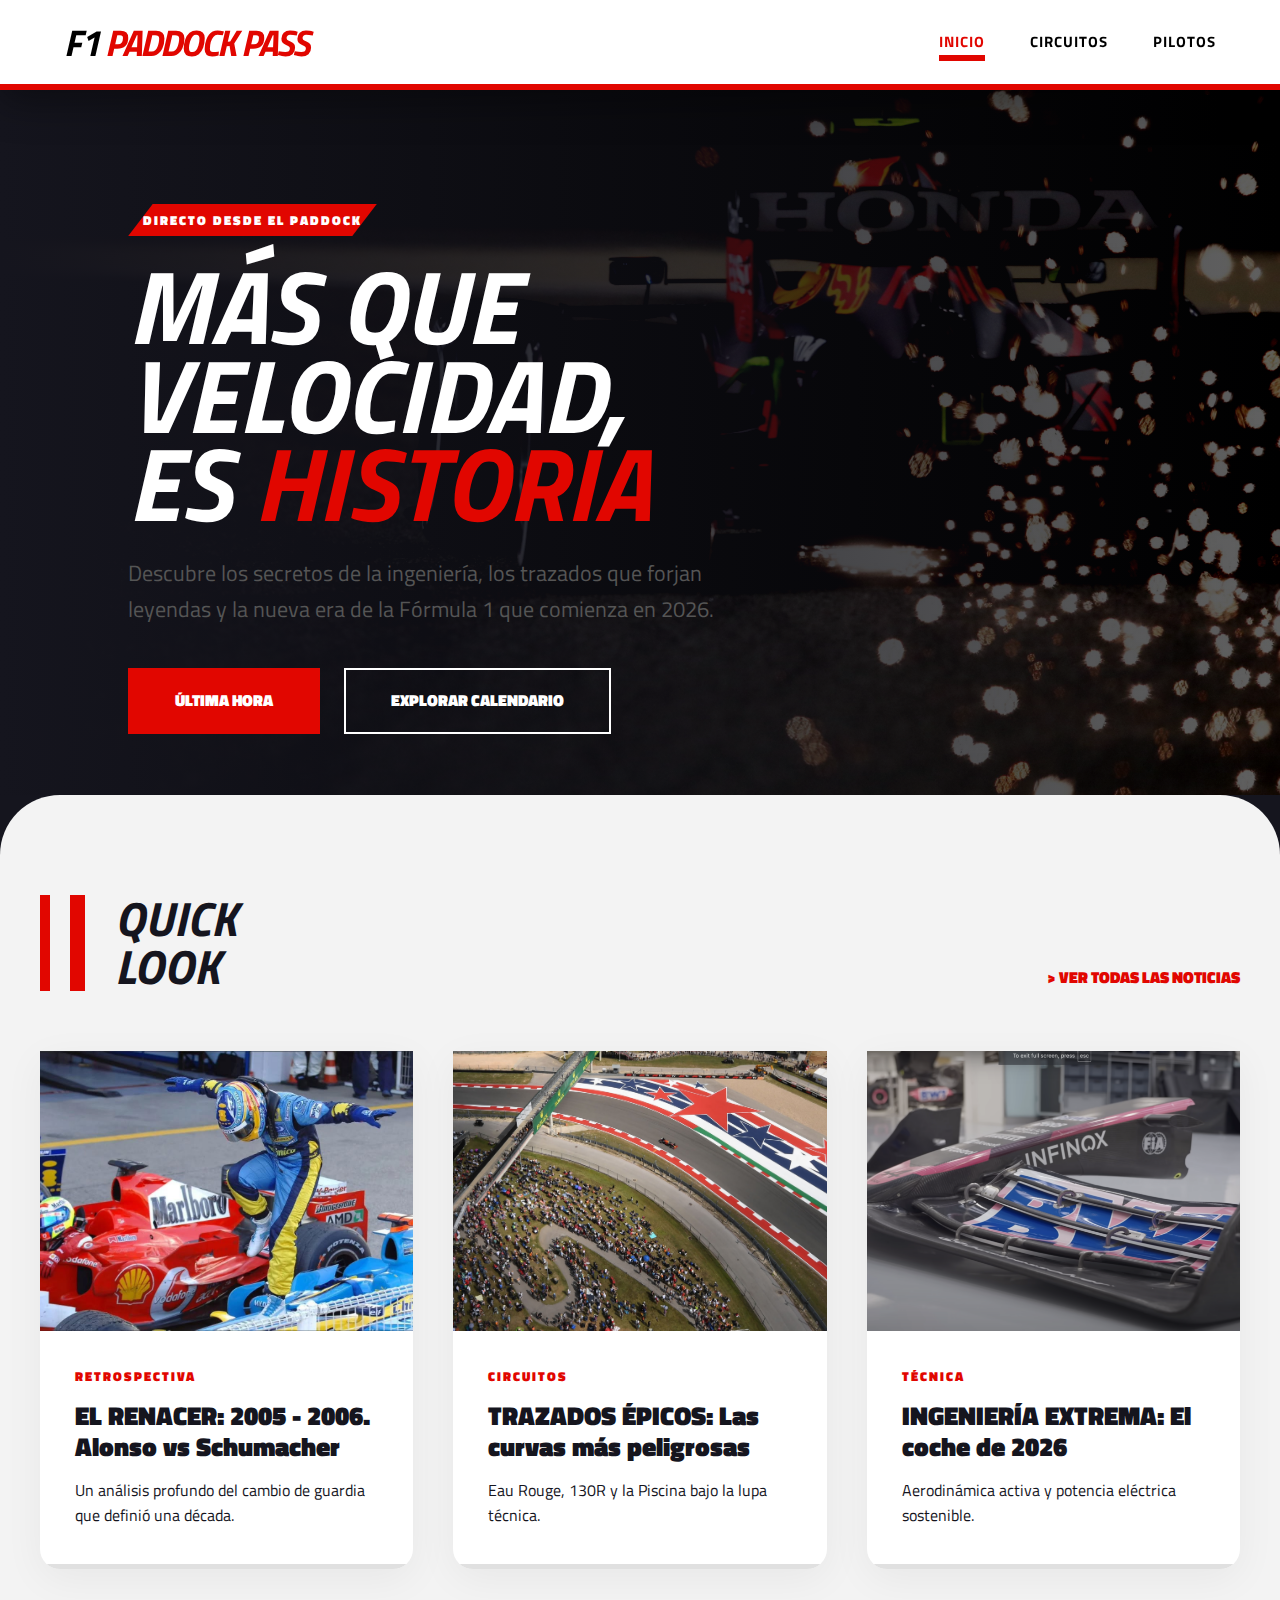
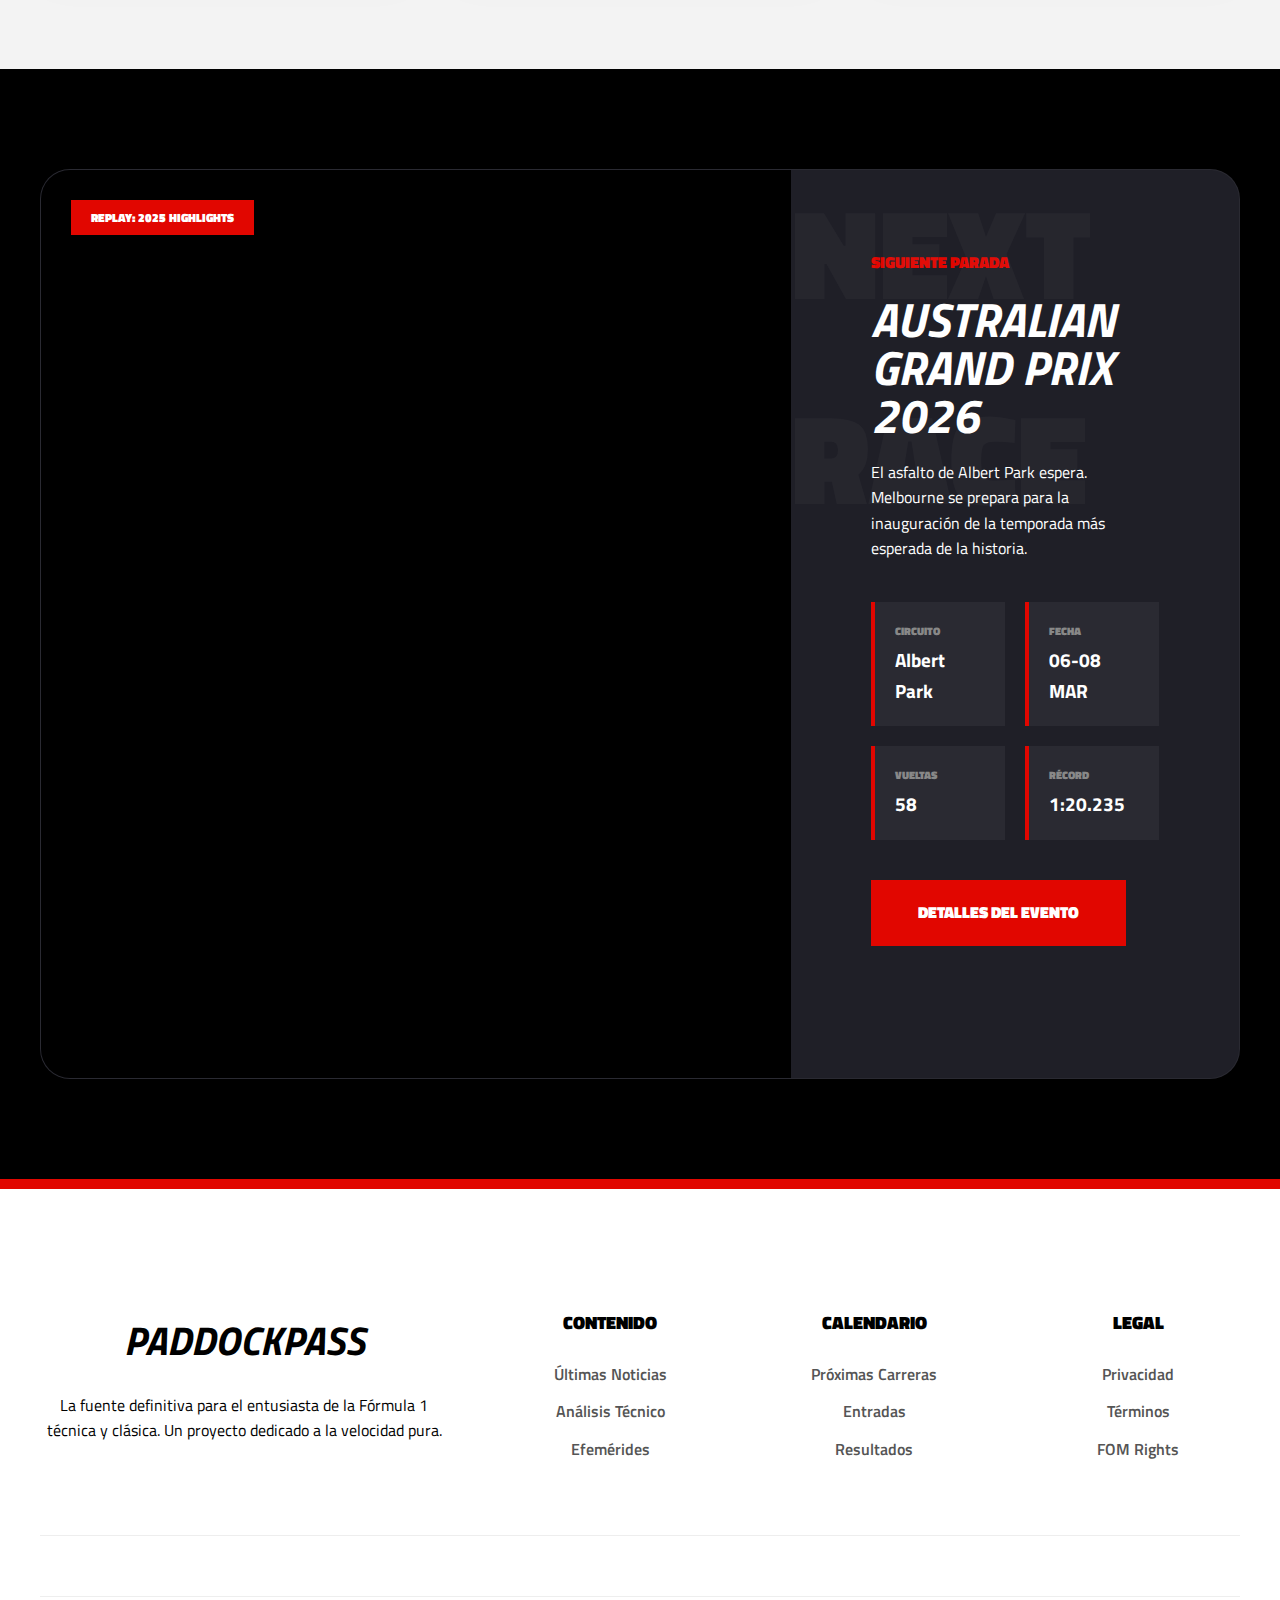
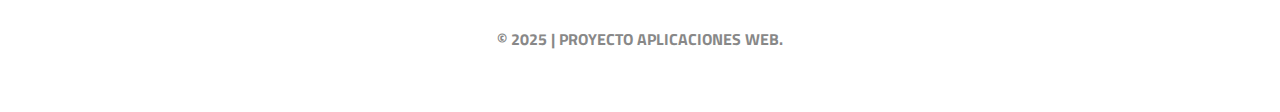
<file: index.html>
<!DOCTYPE html>
<html lang="es">
<head>
    <meta charset="UTF-8">
    <meta name="viewport" content="width=device-width, initial-scale=1.0">
    <title>F1 PADDOCK PASS | Official Site</title>
    <link rel="preconnect" href="https://fonts.googleapis.com">
    <link href="https://fonts.googleapis.com/css2?family=Titillium+Web:ital,wght@0,400;0,700;0,900;1,700&display=swap" rel="stylesheet">
    <link rel="stylesheet" href="styles.css">
</head>
<body>

    <header class="main-header">
        <div class="header-inner">
            <div class="logo">
                <a href="index.html">F1 <span>PADDOCK PASS</span></a>
            </div>
            <nav class="main-nav">
                <ul>
                    <li><a href="index.html" class="active">INICIO</a></li>
                    <li><a href="Circuitos.html">CIRCUITOS</a></li>
                    <li><a href="pilotos.html">PILOTOS</a></li>
                </ul>
            </nav>
        </div>
    </header>

    <main>
        <section class="hero">
            <div class="hero-media">
                <img src="RBInicio.jpg" alt="F1 Racing">
            </div>
            <div class="hero-overlay"></div>
            <div class="hero-content">
                <span class="hero-label">DIRECTO DESDE EL PADDOCK</span>
                <h1>MÁS QUE VELOCIDAD,<br>ES <span class="accent">HISTORIA</span></h1>
                <p>Descubre los secretos de la ingeniería, los trazados que forjan leyendas y la nueva era de la Fórmula 1 que comienza en 2026.</p>
                <div class="hero-btns">
                    <a href="#noticias" class="btn-f1 btn-red">ÚLTIMA HORA</a>
                    <a href="Circuitos.html" class="btn-f1 btn-white">EXPLORAR CALENDARIO</a>
                </div>
            </div>
        </section>

        <div class="main-wrapper">
            <section id="noticias" class="section-curve">
                <div class="container">
                    <div class="section-header">
                        <h2 class="section-title-huge">QUICK <br>LOOK</h2>
                        <p class="bold accent">> VER TODAS LAS NOTICIAS</p>
                    </div>

                    <div class="f1-news-grid">
                        <article class="news-card">
                            <div class="card-img-wrap">
                                <div style="background-image: url('FerTarjeta.jpg')"></div>
                            </div>
                            <div class="card-body">
                                <span class="card-label">RETROSPECTIVA</span>
                                <h3>EL RENACER: 2005 - 2006. Alonso vs Schumacher</h3>
                                <p>Un análisis profundo del cambio de guardia que definió una década.</p>
                            </div>
                        </article>

                        <article class="news-card">
                            <div class="card-img-wrap">
                                <div style="background-image: url('TrazadosTarjeta.jpg')"></div>
                            </div>
                            <div class="card-body">
                                <span class="card-label">CIRCUITOS</span>
                                <h3>TRAZADOS ÉPICOS: Las curvas más peligrosas</h3>
                                <p>Eau Rouge, 130R y la Piscina bajo la lupa técnica.</p>
                            </div>
                        </article>

                        <article class="news-card">
                            <div class="card-img-wrap">
                                <div style="background-image: url('IngeTarjeta.jpg')"></div>
                            </div>
                            <div class="card-body">
                                <span class="card-label">TÉCNICA</span>
                                <h3>INGENIERÍA EXTREMA: El coche de 2026</h3>
                                <p>Aerodinámica activa y potencia eléctrica sostenible.</p>
                            </div>
                        </article>
                    </div>
                </div>
            </section>

            <section class="live-event-section">
                <div class="container">
                    <div class="event-master-card">
                        <div class="event-video-container">
                            <span class="video-overlay-tag">REPLAY: 2025 HIGHLIGHTS</span>
                            <iframe width="750" height="900" src="https://www.youtube.com/embed/T1nAmxnTvII?si=D6N_2D_WZshBhOXL" title="YouTube video player" frameborder="0" allow="accelerometer; autoplay; clipboard-write; encrypted-media; gyroscope; picture-in-picture; web-share" referrerpolicy="strict-origin-when-cross-origin" allowfullscreen></iframe>
                        </div>
                        <div class="event-info-panel">
                            <span class="accent bold uppercase">Siguiente parada</span>
                            <h2>AUSTRALIAN GRAND PRIX 2026</h2>
                            <p>El asfalto de Albert Park espera. Melbourne se prepara para la inauguración de la temporada más esperada de la historia.</p>
                            
                            <div class="telemetry-grid">
                                <div class="tel-stat">
                                    <span>Circuito</span>
                                    <strong>Albert Park</strong>
                                </div>
                                <div class="tel-stat">
                                    <span>Fecha</span>
                                    <strong>06-08 MAR</strong>
                                </div>
                                <div class="tel-stat">
                                    <span>Vueltas</span>
                                    <strong>58</strong>
                                </div>
                                <div class="tel-stat">
                                    <span>Récord</span>
                                    <strong>1:20.235</strong>
                                </div>
                            </div>

                            <a href="Circuitos.html" class="btn-f1 btn-red">DETALLES DEL EVENTO</a>
                        </div>
                    </div>
                </div>
            </section>
        </div>
    </main>

    <footer class="main-footer">
        <div class="container">
            <div class="footer-top">
                <div class="footer-brand">
                    <h2>PADDOCK<span>PASS</span></h2>
                    <p>La fuente definitiva para el entusiasta de la Fórmula 1 técnica y clásica. Un proyecto dedicado a la velocidad pura.</p>
                </div>
                <div class="footer-links">
                    <h5>CONTENIDO</h5>
                    <ul>
                        <li><a href="#">Últimas Noticias</a></li>
                        <li><a href="#">Análisis Técnico</a></li>
                        <li><a href="#">Efemérides</a></li>
                    </ul>
                </div>
                <div class="footer-links">
                    <h5>CALENDARIO</h5>
                    <ul>
                        <li><a href="#">Próximas Carreras</a></li>
                        <li><a href="#">Entradas</a></li>
                        <li><a href="#">Resultados</a></li>
                    </ul>
                </div>
                <div class="footer-links">
                    <h5>LEGAL</h5>
                    <ul>
                        <li><a href="#">Privacidad</a></li>
                        <li><a href="#">Términos</a></li>
                        <li><a href="#">FOM Rights</a></li>
                    </ul>
                </div>
            </div>
            <p style="text-align: center; color: #888; font-weight: 700; border-top: 1px solid #eee; padding-top: 30px;">
                © 2025 | PROYECTO APLICACIONES WEB.
            </p>
        </div>
    </footer>

</body>
</html>
</file>
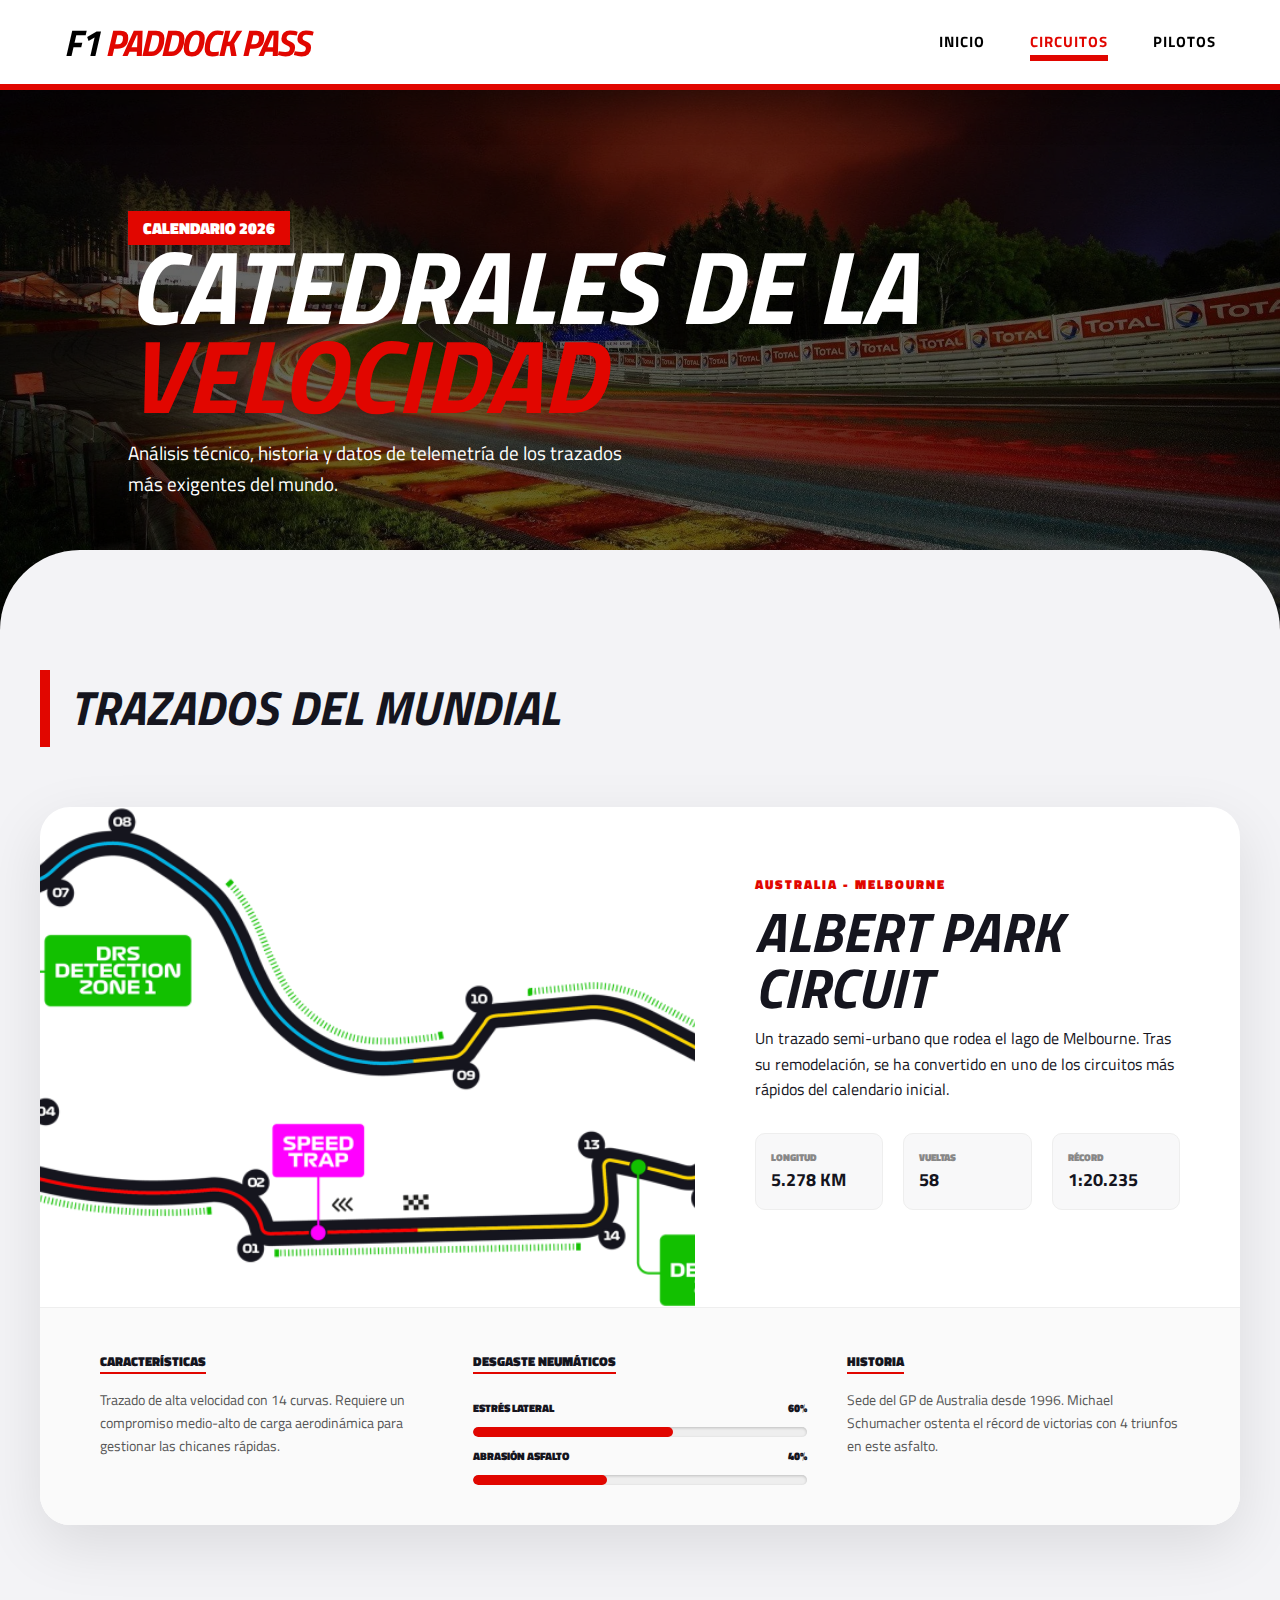
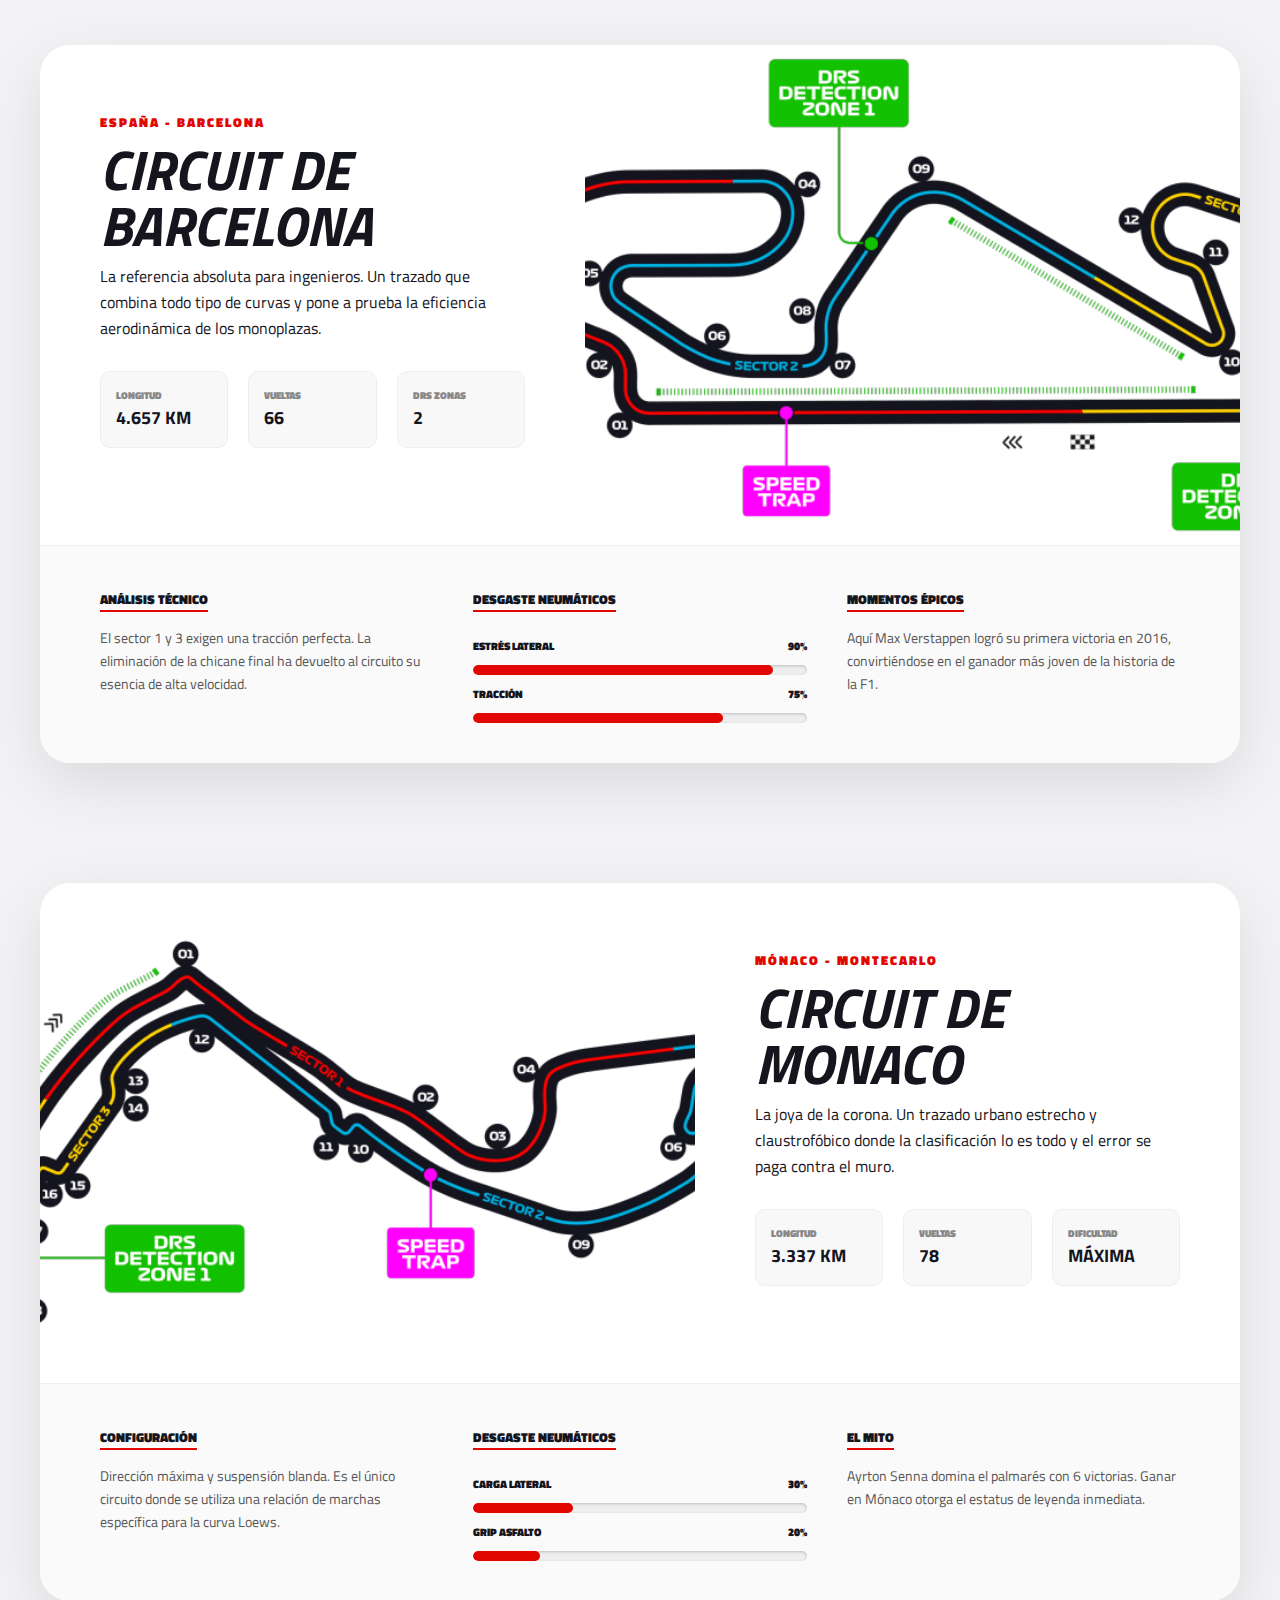
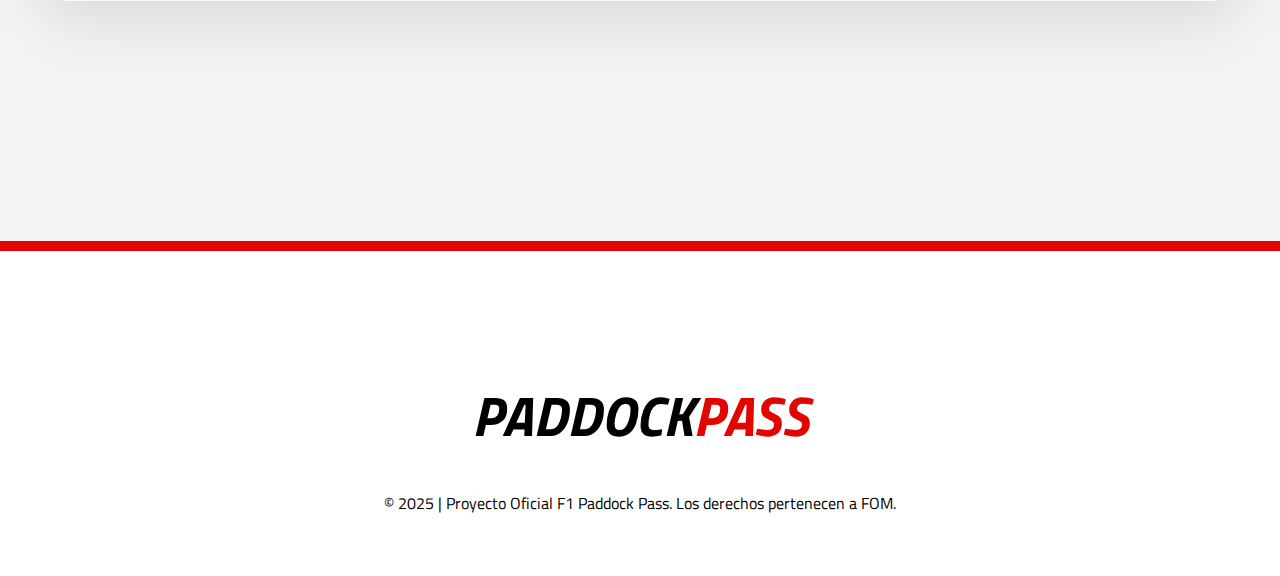
<file: Circuitos.html>
<!DOCTYPE html>
<html lang="es">
<head>
    <meta charset="UTF-8">
    <meta name="viewport" content="width=device-width, initial-scale=1.0">
    <title>F1 PADDOCK PASS | Circuitos Oficiales</title>
    <link rel="preconnect" href="https://fonts.googleapis.com">
    <link href="https://fonts.googleapis.com/css2?family=Titillium+Web:ital,wght@0,400;0,700;0,900;1,700&display=swap" rel="stylesheet">
    <link rel="stylesheet" href="styles.css">
</head>
<body>

    <header class="main-header">
        <div class="header-inner">
            <div class="logo"><a href="index.html">F1 <span>PADDOCK PASS</span></a></div>
            <nav class="main-nav">
                <ul>
                    <li><a href="index.html">INICIO</a></li>
                    <li><a href="Circuitos.html" class="active">CIRCUITOS</a></li>
                    <li><a href="pilotos.html">PILOTOS</a></li>
                </ul>
            </nav>
        </div>
    </header>

    <main>
        <section class="hero-circuits">
            <img src="spa.jpg" alt="F1 Tracks">
            <div class="hero-content">
                <span style="background:var(--f1-red); padding: 5px 15px; font-weight: 900;">CALENDARIO 2026</span>
                <h1>CATEDRALES DE LA <br><span style="color:var(--f1-red)">VELOCIDAD</span></h1>
                <p style="max-width: 500px; margin-top: 20px; font-size: 1.2rem;">Análisis técnico, historia y datos de telemetría de los trazados más exigentes del mundo.</p>
            </div>
        </section>

        <div class="page-wrapper">
            <div class="container">
                
                <div class="section-header">
                    <h2>TRAZADOS DEL MUNDIAL</h2>
                </div>

                <article class="track-card">
                    <div class="track-main-layout">
                        <div class="track-img">
                            <img src="Australia.png" alt="Albert Park">
                        </div>
                        <div class="track-info">
                            <span class="country-tag">AUSTRALIA - MELBOURNE</span>
                            <h3>ALBERT PARK CIRCUIT</h3>
                            <p>Un trazado semi-urbano que rodea el lago de Melbourne. Tras su remodelación, se ha convertido en uno de los circuitos más rápidos del calendario inicial.</p>
                            
                            <div class="stats-grid">
                                <div class="stat-box"><span>Longitud</span><strong>5.278 KM</strong></div>
                                <div class="stat-box"><span>Vueltas</span><strong>58</strong></div>
                                <div class="stat-box"><span>Récord</span><strong>1:20.235</strong></div>
                            </div>
                        </div>
                    </div>
                    <div class="track-technical-details">
                        <div class="tech-block">
                            <h5>CARACTERÍSTICAS</h5>
                            <p>Trazado de alta velocidad con 14 curvas. Requiere un compromiso medio-alto de carga aerodinámica para gestionar las chicanes rápidas.</p>
                        </div>
                        <div class="tech-block">
                            <h5>DESGASTE NEUMÁTICOS</h5>
                            <div class="stress-bar-wrap">
                                <div class="stress-label"><span>ESTRÉS LATERAL</span><span>60%</span></div>
                                <div class="bar-outer"><div class="bar-inner" style="width: 60%;"></div></div>
                            </div>
                            <div class="stress-bar-wrap">
                                <div class="stress-label"><span>ABRASIÓN ASFALTO</span><span>40%</span></div>
                                <div class="bar-outer"><div class="bar-inner" style="width: 40%;"></div></div>
                            </div>
                        </div>
                        <div class="tech-block">
                            <h5>HISTORIA</h5>
                            <p>Sede del GP de Australia desde 1996. Michael Schumacher ostenta el récord de victorias con 4 triunfos en este asfalto.</p>
                        </div>
                    </div>
                </article>

                <article class="track-card reverse">
                    <div class="track-main-layout">
                        <div class="track-img">
                            <img src="cataluña.png" alt="Montmelo">
                        </div>
                        <div class="track-info">
                            <span class="country-tag">ESPAÑA - BARCELONA</span>
                            <h3>CIRCUIT DE BARCELONA</h3>
                            <p>La referencia absoluta para ingenieros. Un trazado que combina todo tipo de curvas y pone a prueba la eficiencia aerodinámica de los monoplazas.</p>
                            <div class="stats-grid">
                                <div class="stat-box"><span>Longitud</span><strong>4.657 KM</strong></div>
                                <div class="stat-box"><span>Vueltas</span><strong>66</strong></div>
                                <div class="stat-box"><span>DRS Zonas</span><strong>2</strong></div>
                            </div>
                        </div>
                    </div>
                    <div class="track-technical-details">
                        <div class="tech-block">
                            <h5>ANÁLISIS TÉCNICO</h5>
                            <p>El sector 1 y 3 exigen una tracción perfecta. La eliminación de la chicane final ha devuelto al circuito su esencia de alta velocidad.</p>
                        </div>
                        <div class="tech-block">
                            <h5>DESGASTE NEUMÁTICOS</h5>
                            <div class="stress-bar-wrap">
                                <div class="stress-label"><span>ESTRÉS LATERAL</span><span>90%</span></div>
                                <div class="bar-outer"><div class="bar-inner" style="width: 90%;"></div></div>
                            </div>
                            <div class="stress-bar-wrap">
                                <div class="stress-label"><span>TRACCIÓN</span><span>75%</span></div>
                                <div class="bar-outer"><div class="bar-inner" style="width: 75%;"></div></div>
                            </div>
                        </div>
                        <div class="tech-block">
                            <h5>MOMENTOS ÉPICOS</h5>
                            <p>Aquí Max Verstappen logró su primera victoria en 2016, convirtiéndose en el ganador más joven de la historia de la F1.</p>
                        </div>
                    </div>
                </article>

                <article class="track-card">
                    <div class="track-main-layout">
                        <div class="track-img">
                            <img src="Monaco.png" alt="Monaco">
                        </div>
                        <div class="track-info">
                            <span class="country-tag">MÓNACO - MONTECARLO</span>
                            <h3>CIRCUIT DE MONACO</h3>
                            <p>La joya de la corona. Un trazado urbano estrecho y claustrofóbico donde la clasificación lo es todo y el error se paga contra el muro.</p>
                            <div class="stats-grid">
                                <div class="stat-box"><span>Longitud</span><strong>3.337 KM</strong></div>
                                <div class="stat-box"><span>Vueltas</span><strong>78</strong></div>
                                <div class="stat-box"><span>Dificultad</span><strong>MÁXIMA</strong></div>
                            </div>
                        </div>
                    </div>
                    <div class="track-technical-details">
                        <div class="tech-block">
                            <h5>CONFIGURACIÓN</h5>
                            <p>Dirección máxima y suspensión blanda. Es el único circuito donde se utiliza una relación de marchas específica para la curva Loews.</p>
                        </div>
                        <div class="tech-block">
                            <h5>DESGASTE NEUMÁTICOS</h5>
                            <div class="stress-bar-wrap">
                                <div class="stress-label"><span>CARGA LATERAL</span><span>30%</span></div>
                                <div class="bar-outer"><div class="bar-inner" style="width: 30%;"></div></div>
                            </div>
                            <div class="stress-bar-wrap">
                                <div class="stress-label"><span>GRIP ASFALTO</span><span>20%</span></div>
                                <div class="bar-outer"><div class="bar-inner" style="width: 20%;"></div></div>
                            </div>
                        </div>
                        <div class="tech-block">
                            <h5>EL MITO</h5>
                            <p>Ayrton Senna domina el palmarés con 6 victorias. Ganar en Mónaco otorga el estatus de leyenda inmediata.</p>
                        </div>
                    </div>
                </article>

            </div>
        </div>
    </main>

    <footer class="main-footer">
        <div class="footer-logo">PADDOCK<span>PASS</span></div>
        <p>© 2025 | Proyecto Oficial F1 Paddock Pass. Los derechos pertenecen a FOM.</p>
    </footer>

</body>
</html>
</file>
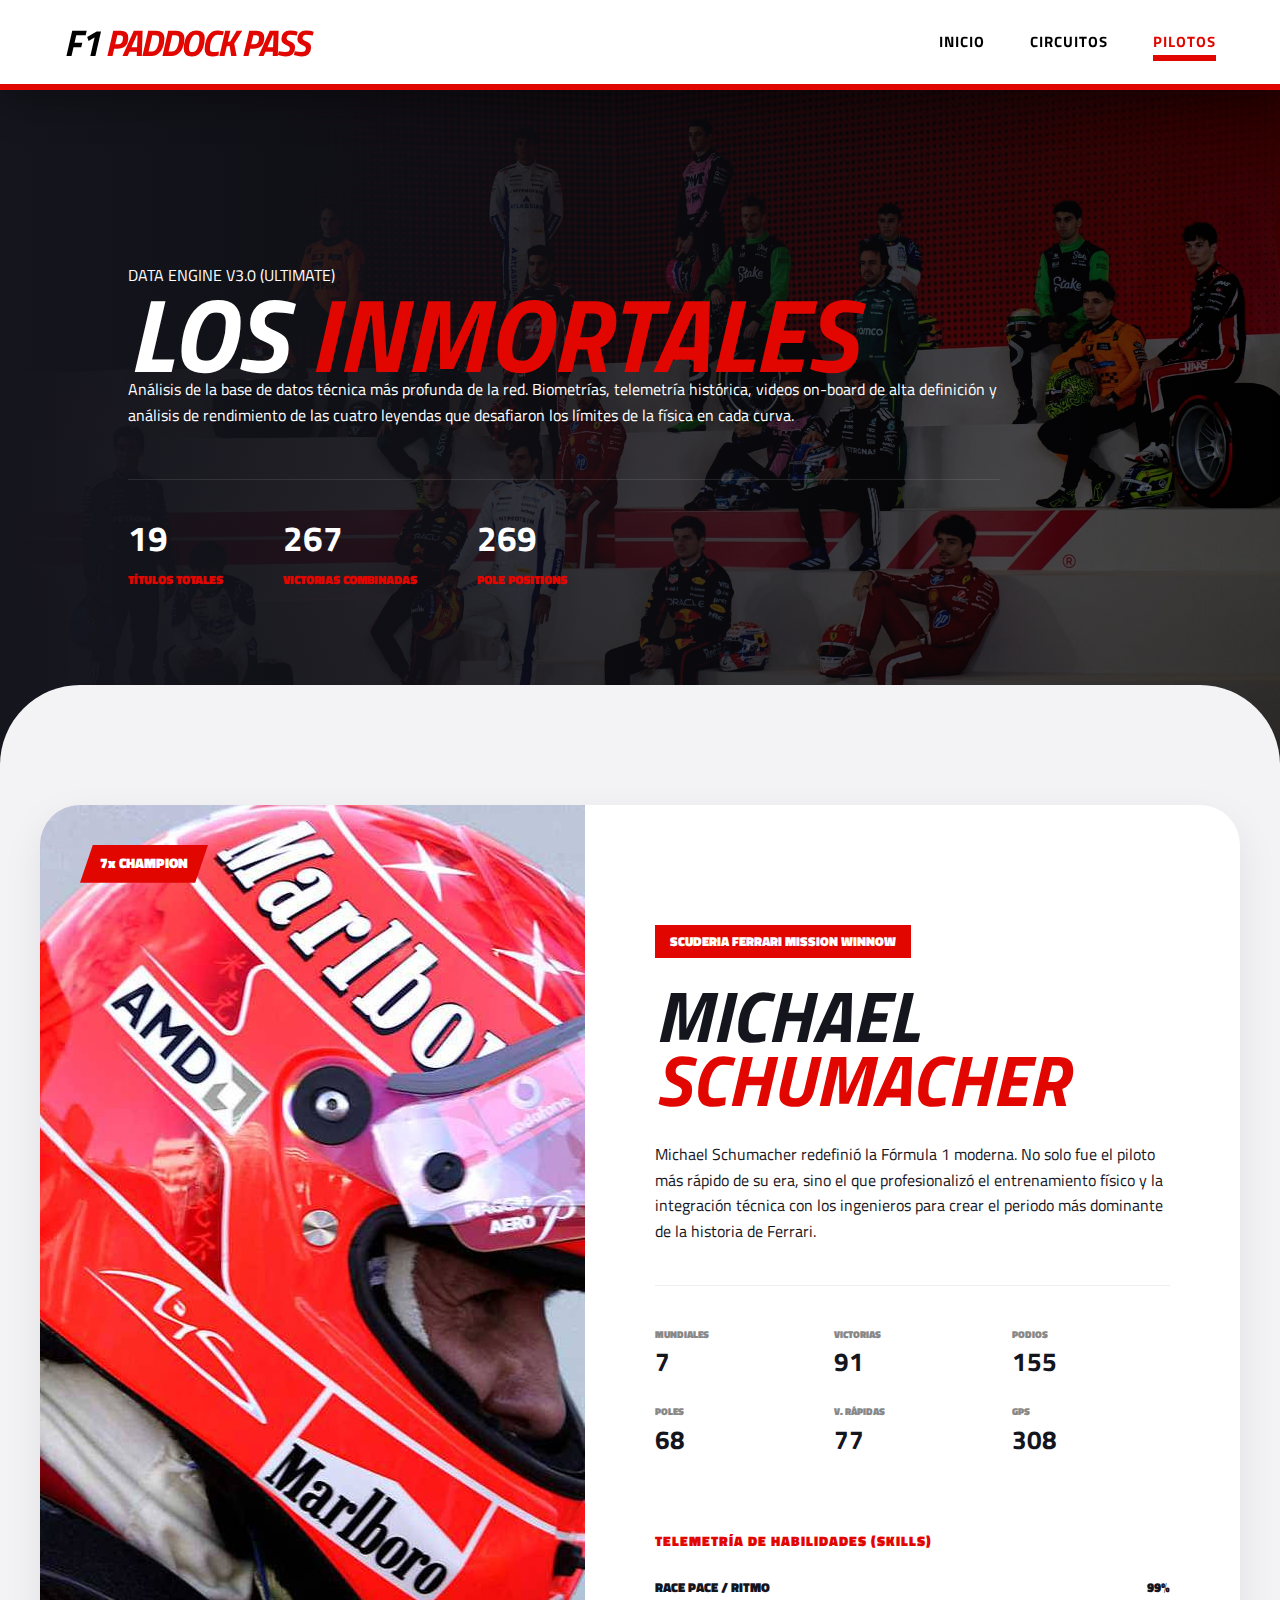
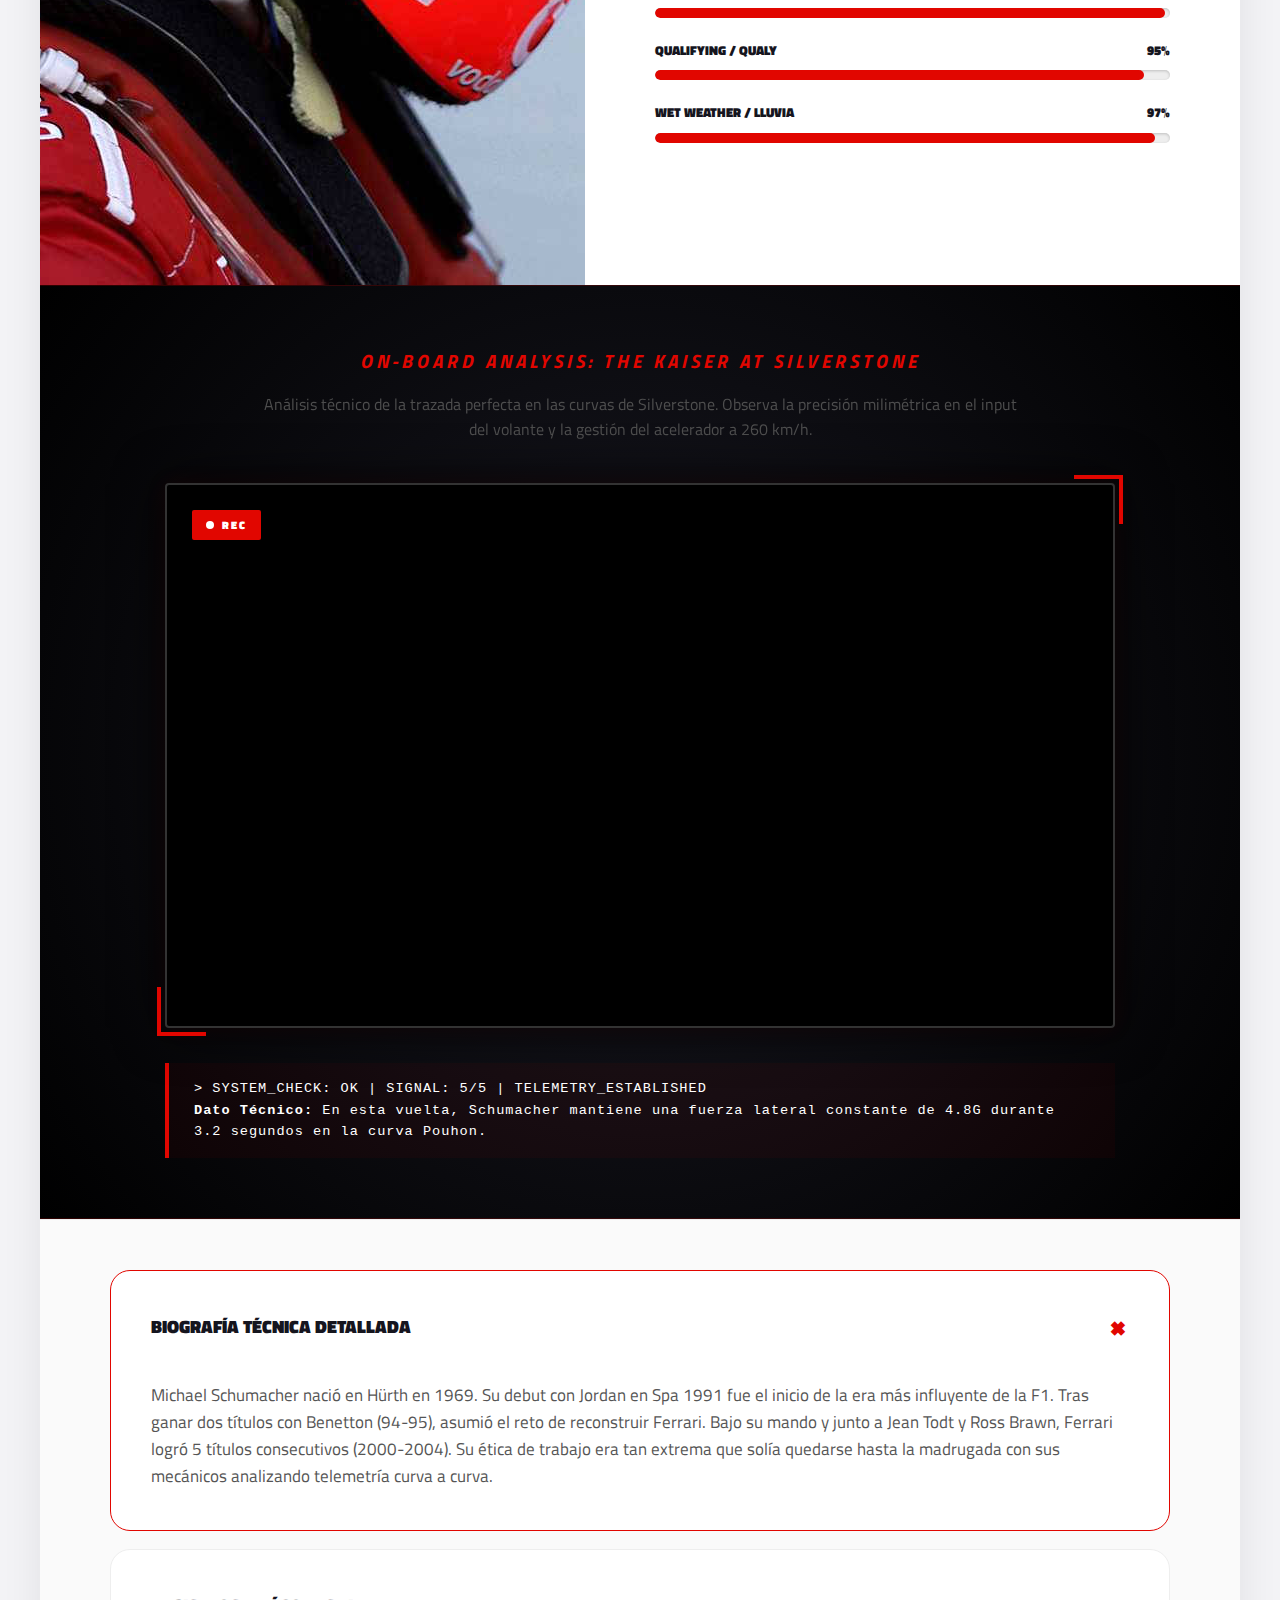
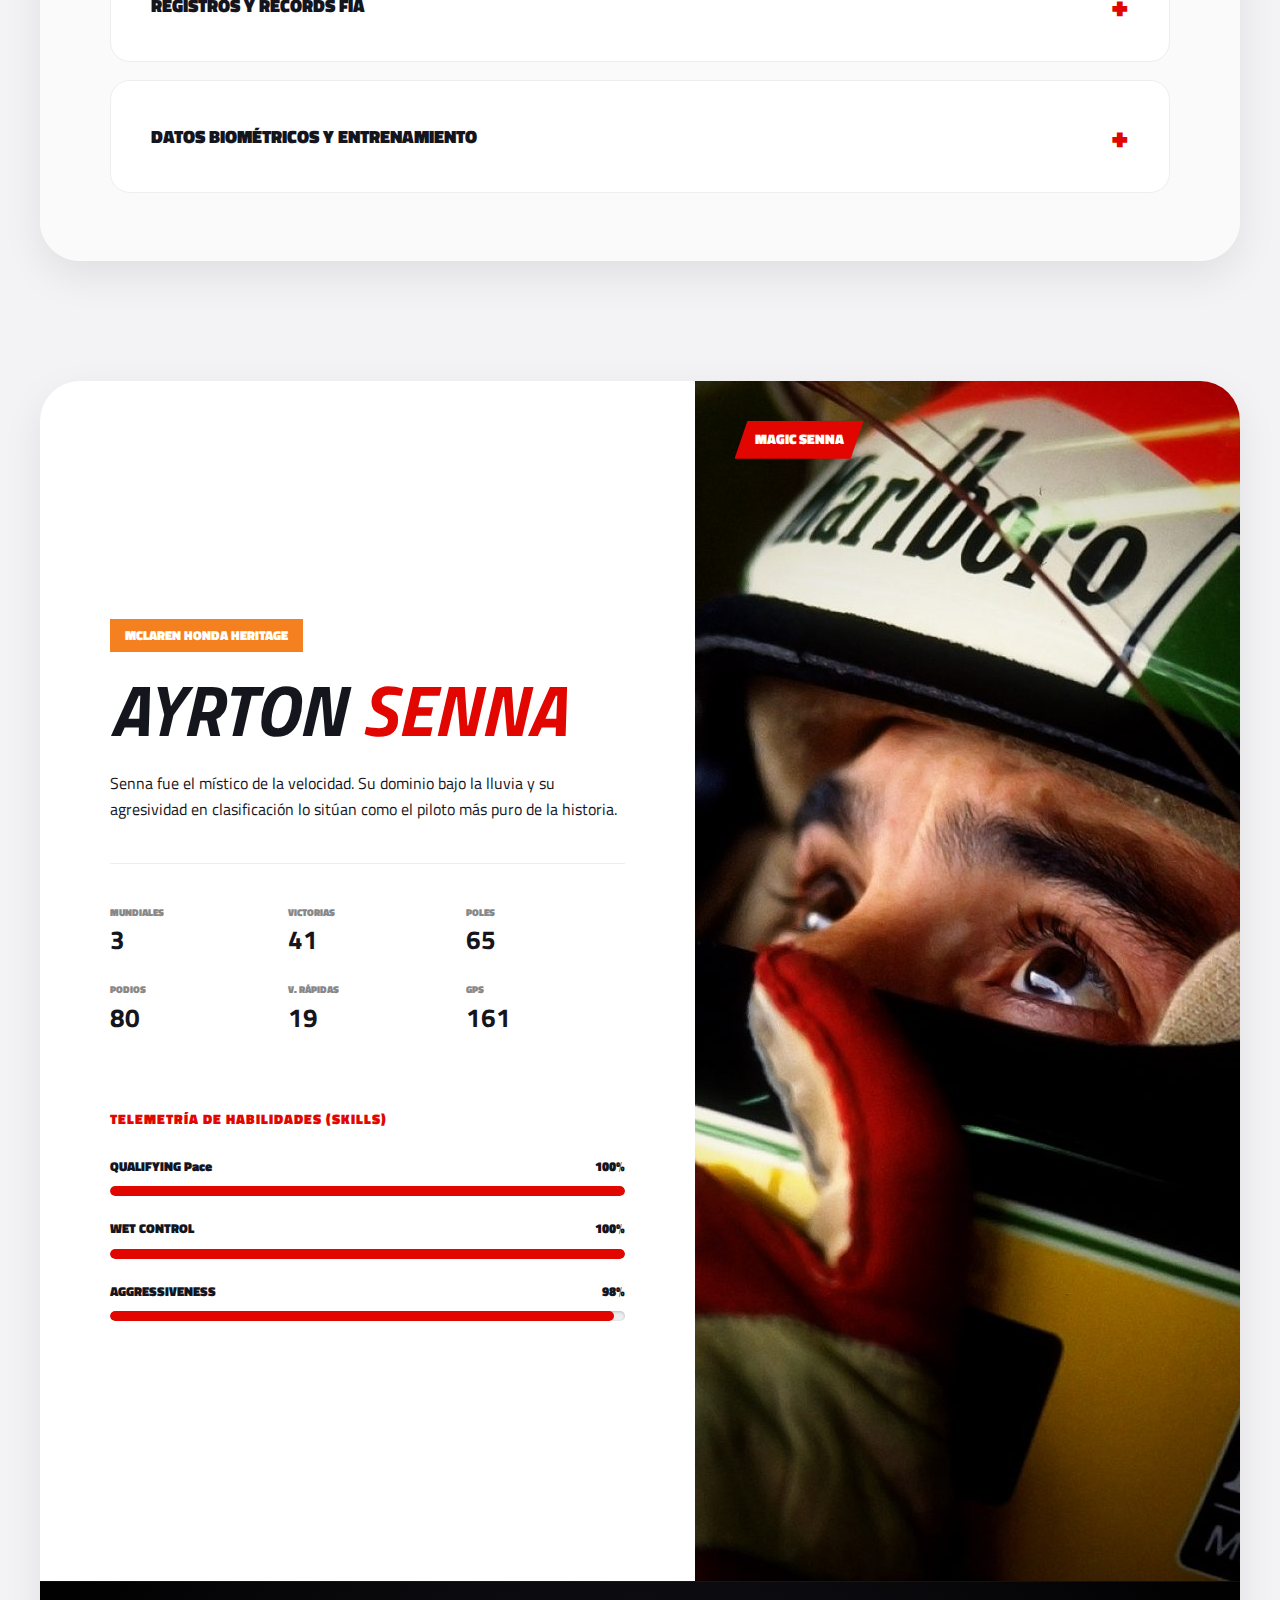
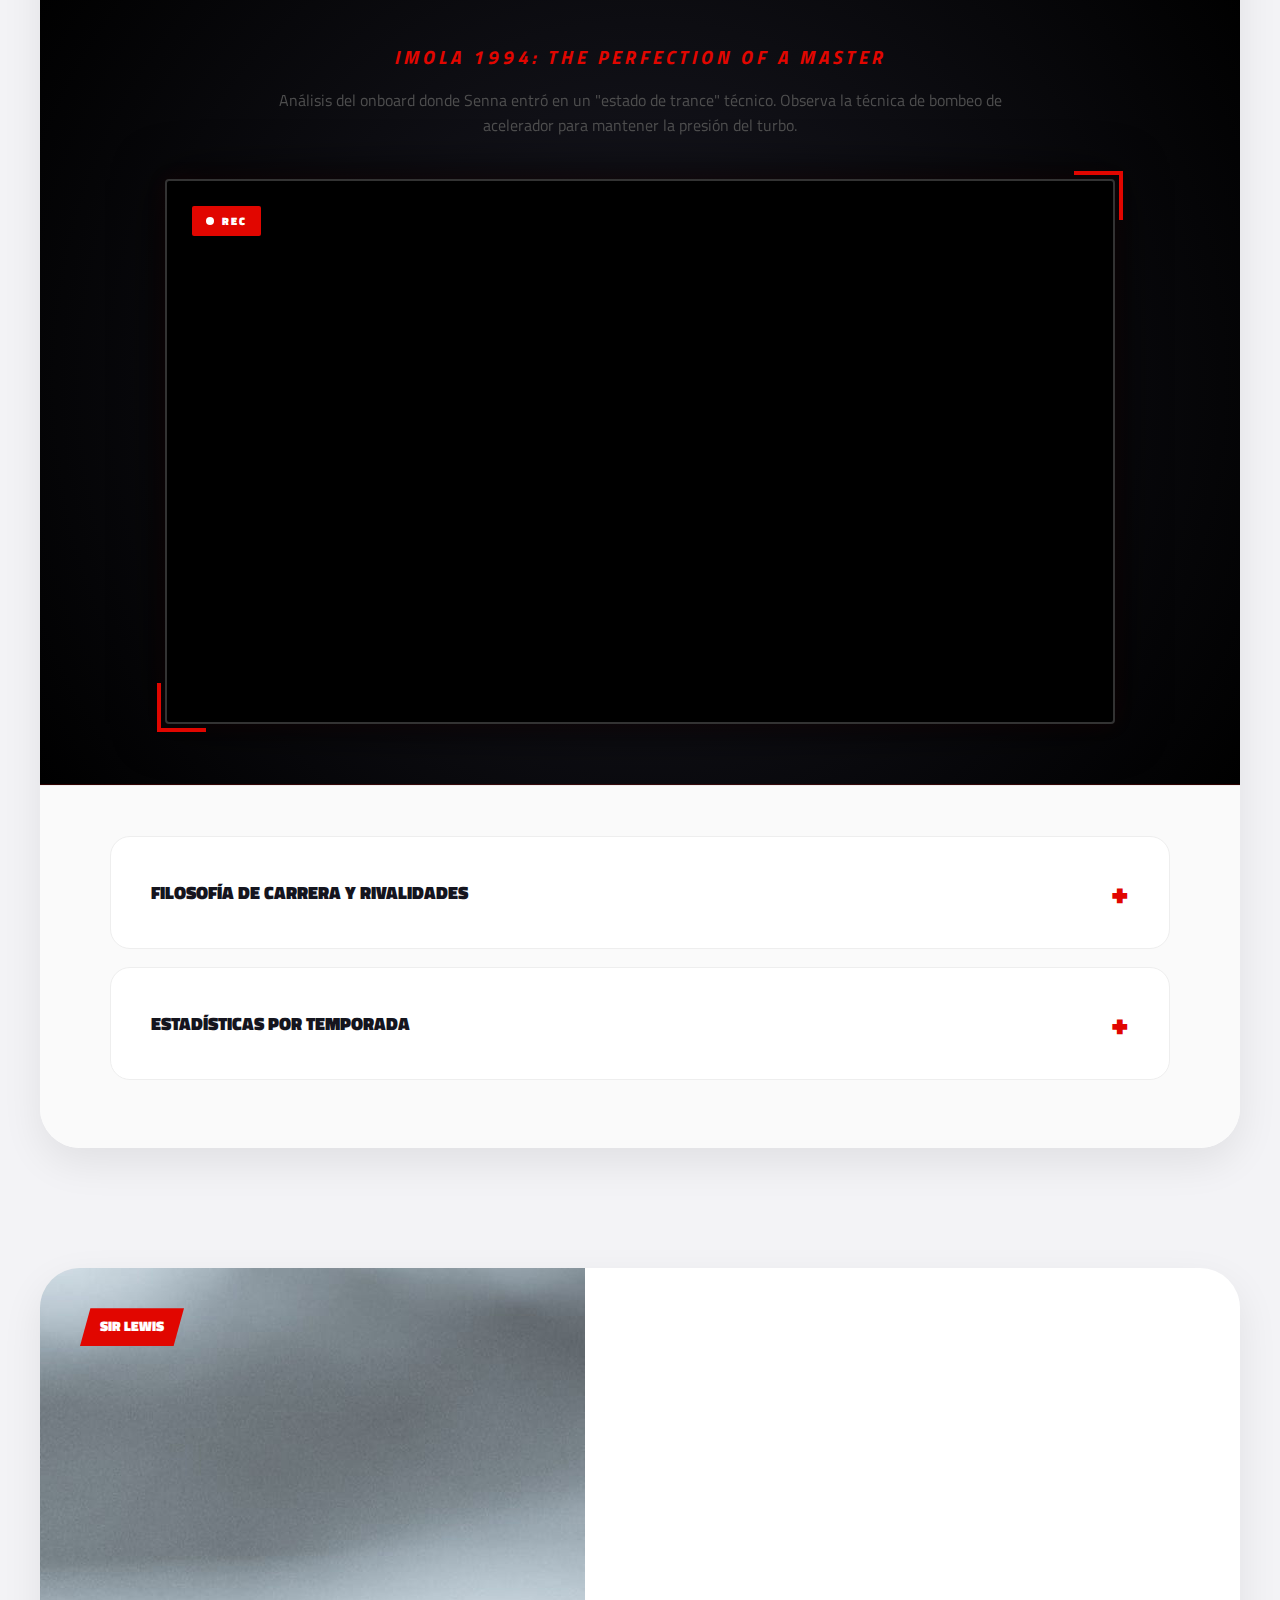
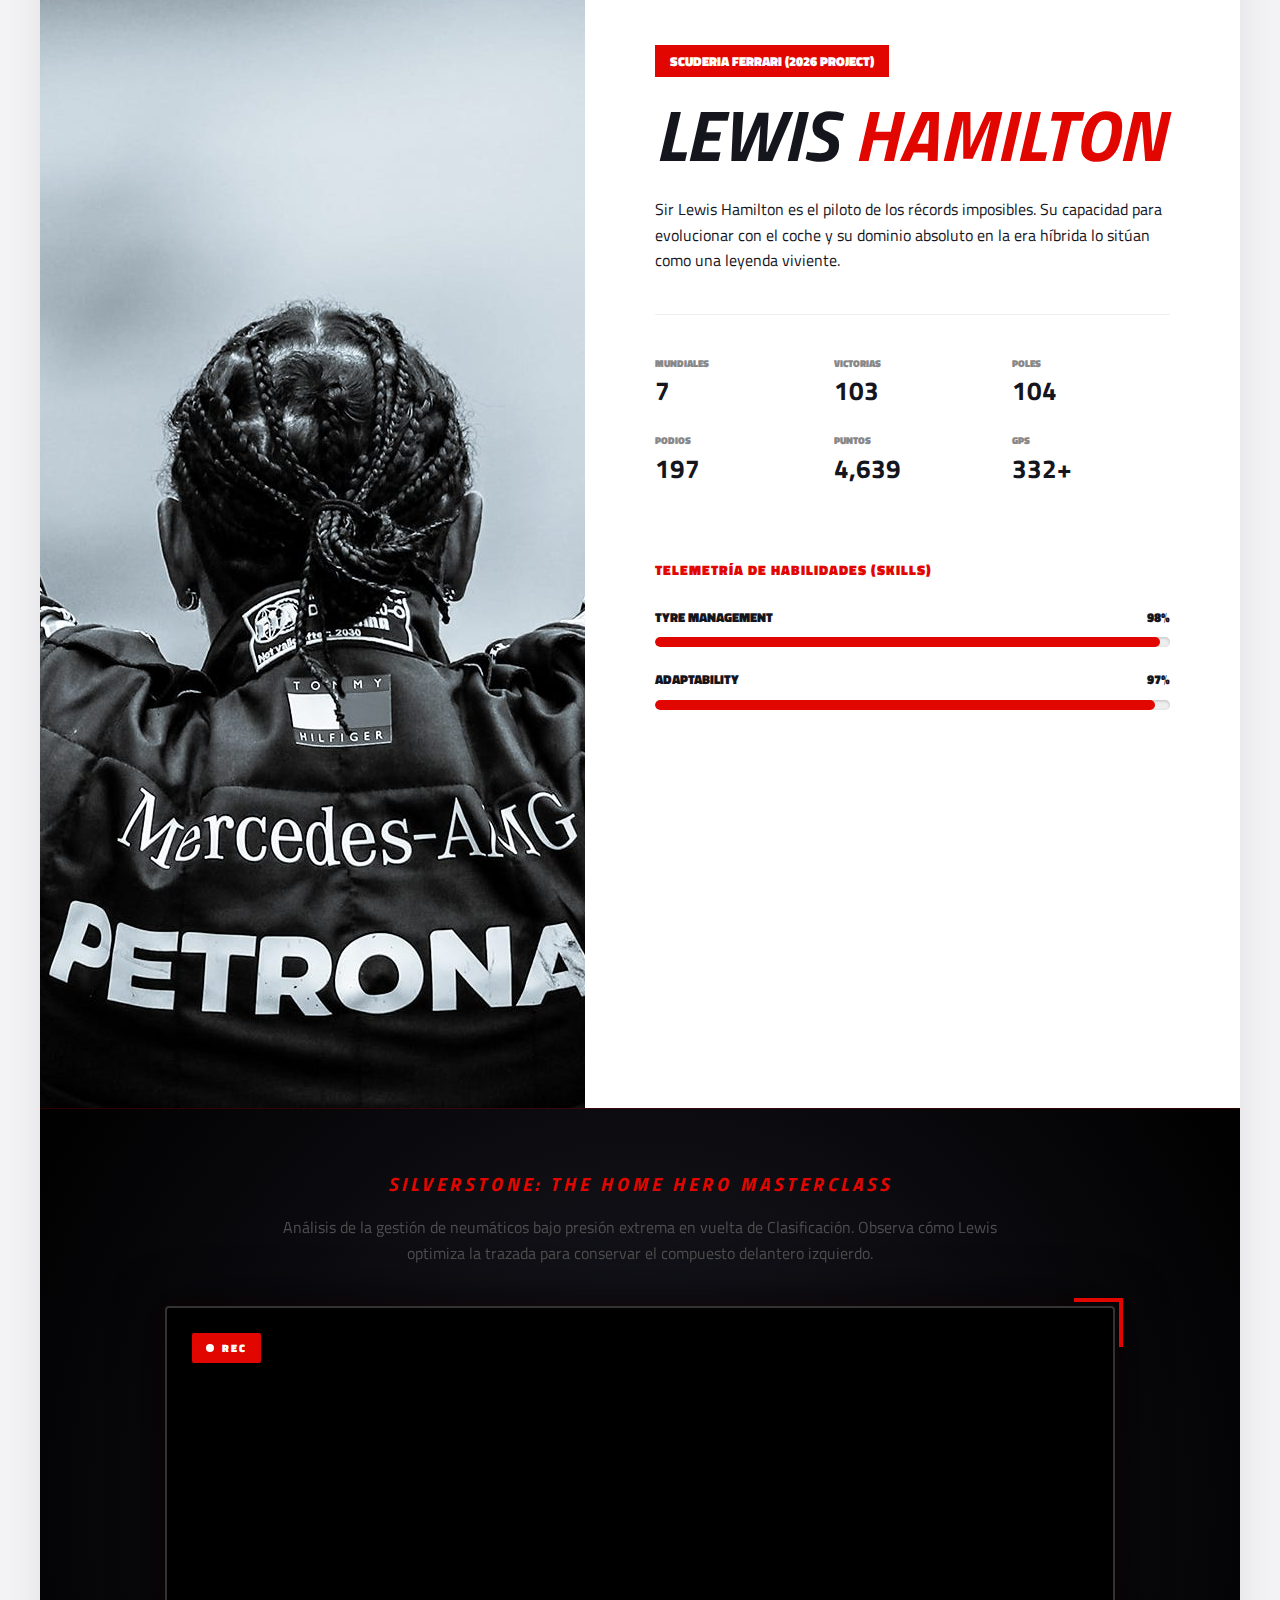
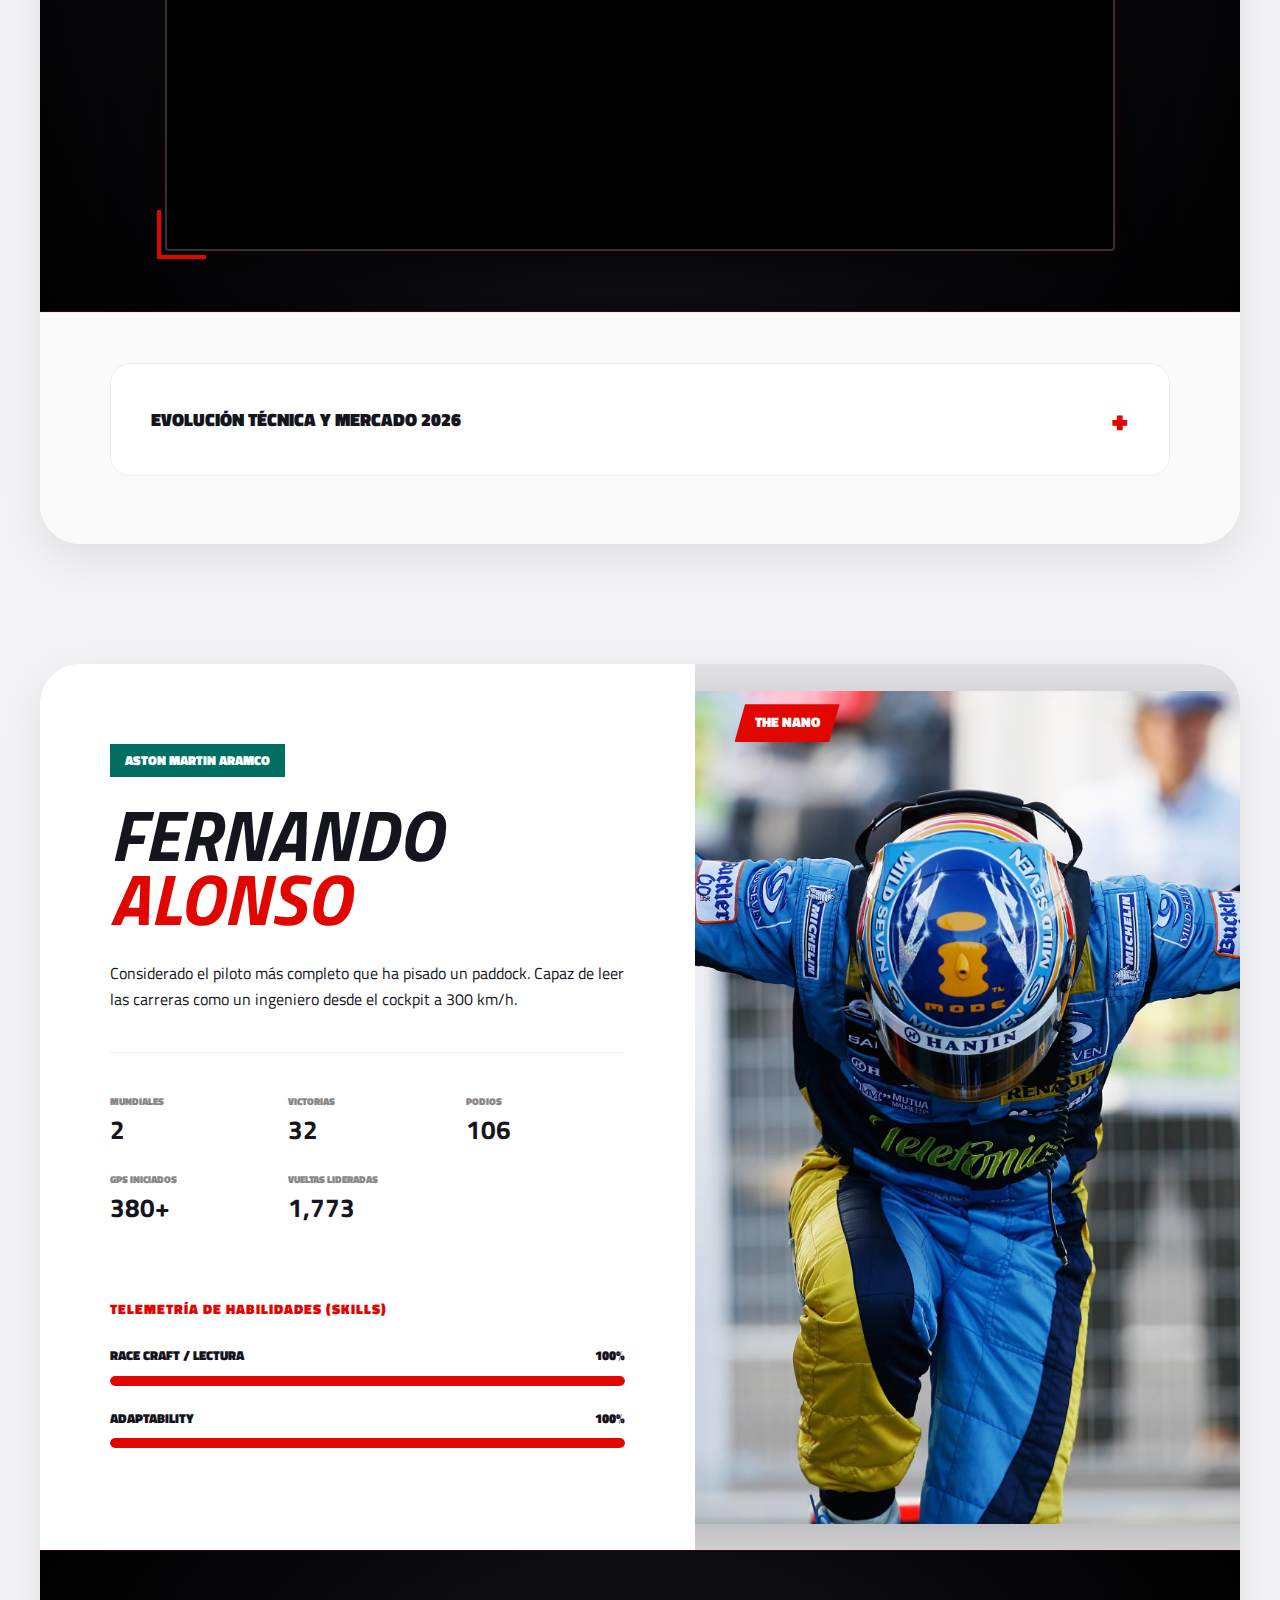
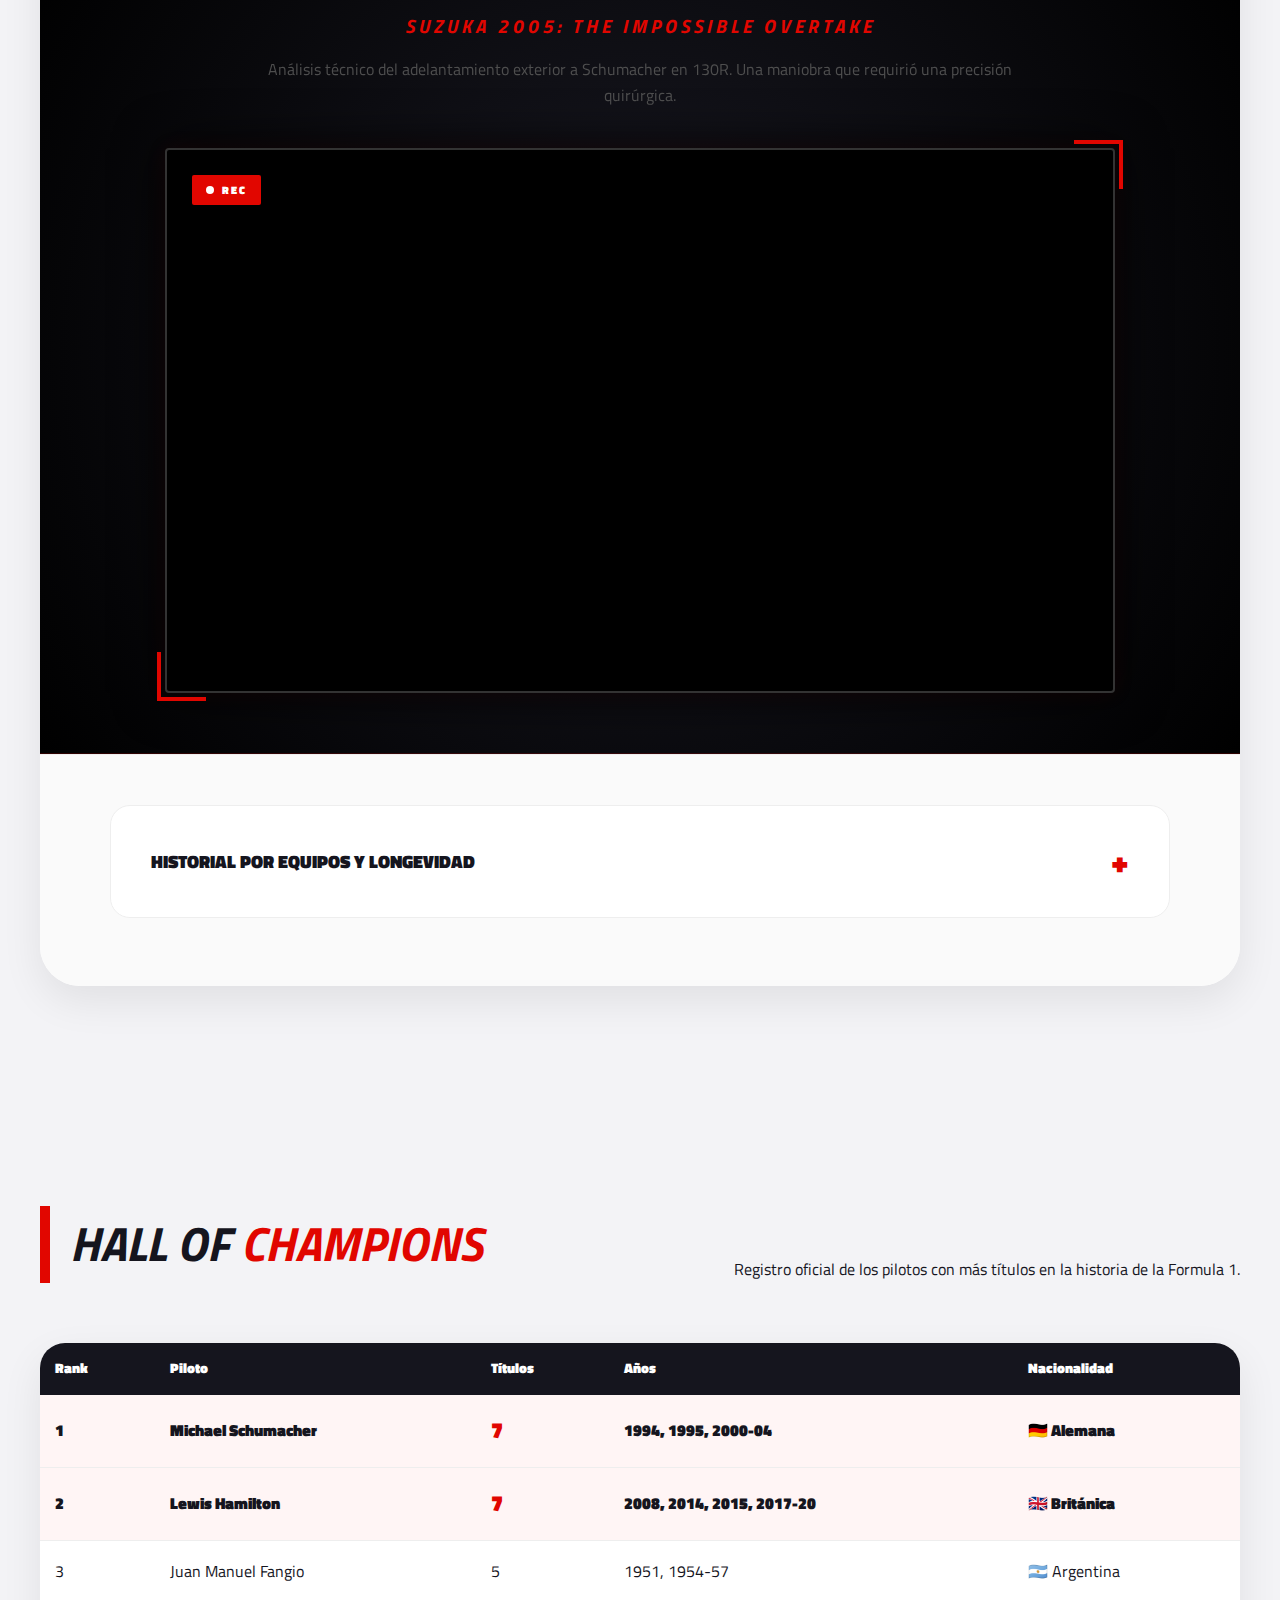
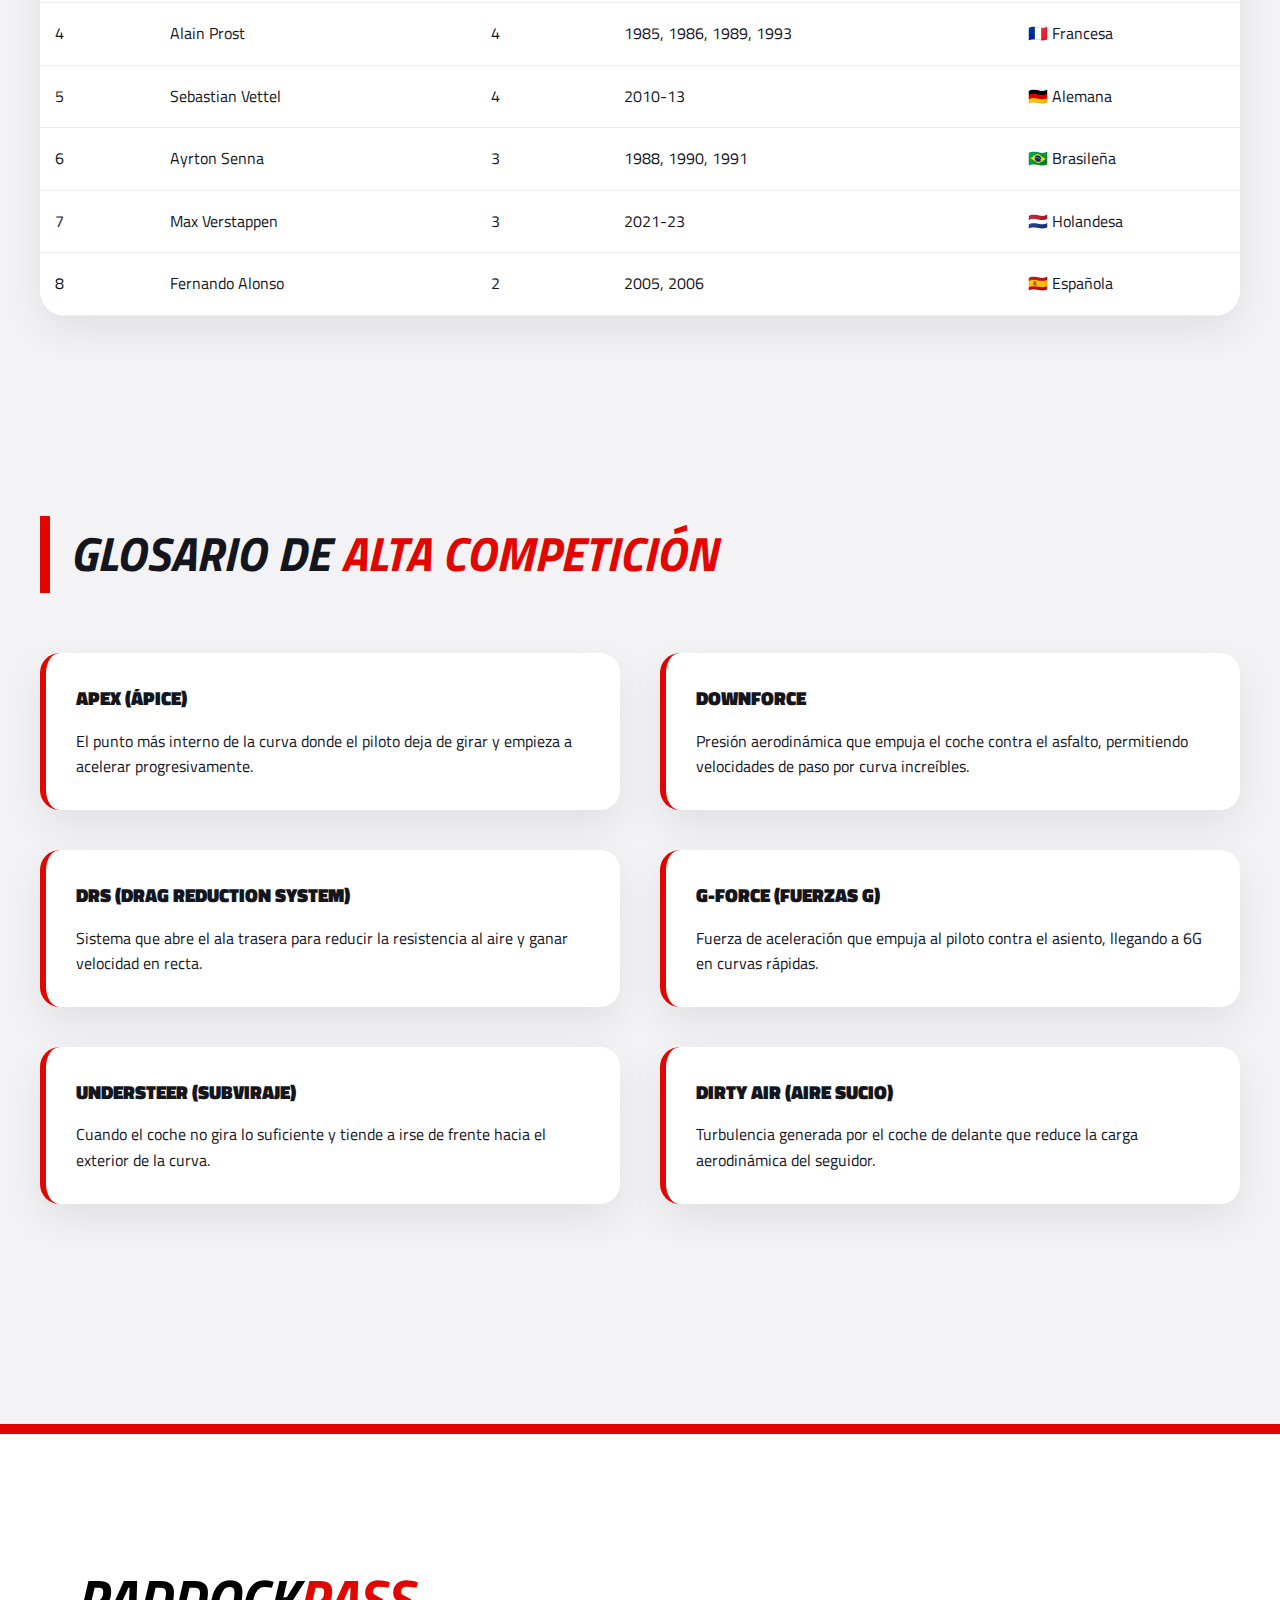
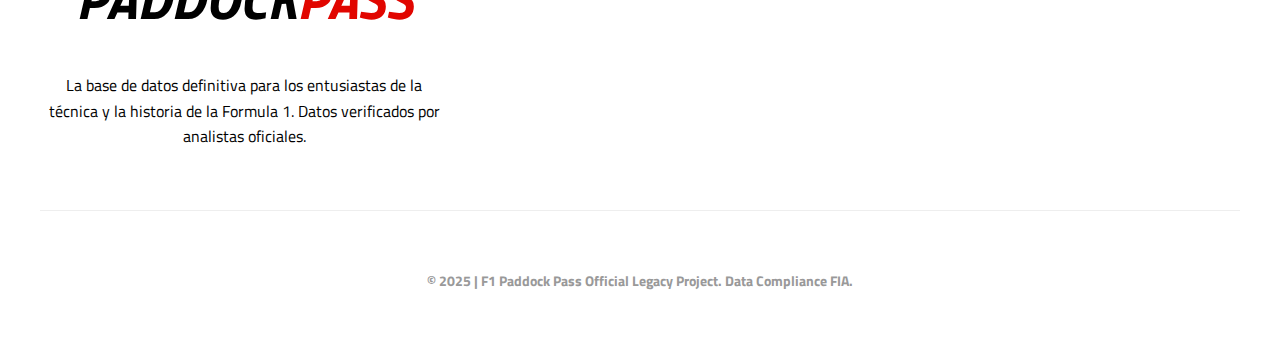
<file: pilotos.html>
<!DOCTYPE html>
<html lang="es">
<head>
    <meta charset="UTF-8">
    <meta name="viewport" content="width=device-width, initial-scale=1.0">
    <title>Base de Datos Maestra de Pilotos | F1 Paddock Pass</title>
    <link rel="preconnect" href="https://fonts.googleapis.com">
    <link href="https://fonts.googleapis.com/css2?family=Titillium+Web:ital,wght@0,400;0,700;0,900;1,700&display=swap" rel="stylesheet">
    <link rel="stylesheet" href="styles.css">
</head>
<body>

    <header class="main-header">
        <div class="header-inner">
            <div class="logo">
                <a href="index.html">F1 <span>PADDOCK PASS</span></a>
            </div>
            <nav class="main-nav">
                <ul>
                    <li><a href="index.html">INICIO</a></li>
                    <li><a href="Circuitos.html">CIRCUITOS</a></li>
                    <li><a href="pilotos.html" class="active">PILOTOS</a></li>
                </ul>
            </nav>
        </div>
    </header>

    <main style="padding-top: 90px;">
        
        <section class="hero-pilotos">
            <div class="hero-overlay"></div>
            <img src="bannerpilotos.jpg" alt="F1 Legends Hall of Fame" class="hero-bg">
            <div class="hero-content">
                <div class="category-badge">DATA ENGINE V3.0 (ULTIMATE)</div>
                <h1>LOS <span class="accent">INMORTALES</span></h1>
                <p class="hero-subtext">Análisis de la base de datos técnica más profunda de la red. Biometrías, telemetría histórica, videos on-board de alta definición y análisis de rendimiento de las cuatro leyendas que desafiaron los límites de la física en cada curva.</p>
                <div class="hero-data-strip">
                    <div class="data-point"><strong>19</strong> <span>TÍTULOS TOTALES</span></div>
                    <div class="data-point"><strong>267</strong> <span>VICTORIAS COMBINADAS</span></div>
                    <div class="data-point"><strong>269</strong> <span>POLE POSITIONS</span></div>
                </div>
            </div>
        </section>

        <div class="page-wrapper">
            <div class="container">

                <article class="driver-card-ultimate">
                    <div class="driver-main-grid">
                        <div class="driver-visual-canvas">
                            <div class="canvas-text-bg">SCHUMACHER</div>
                            <img src="schumacher.jpg" alt="Michael Schumacher">
                            <div class="driver-id-badge">7x CHAMPION</div>
                        </div>
                        <div class="driver-info-panel">
                            <span class="team-label" style="background: #E10600;">SCUDERIA FERRARI MISSION WINNOW</span>
                            <h2>MICHAEL <span class="accent">SCHUMACHER</span></h2>
                            <p class="bio-intro">Michael Schumacher redefinió la Fórmula 1 moderna. No solo fue el piloto más rápido de su era, sino el que profesionalizó el entrenamiento físico y la integración técnica con los ingenieros para crear el periodo más dominante de la historia de Ferrari.</p>
                            
                            <div class="stats-matrix">
                                <div class="stat-cell"><span>Mundiales</span><strong>7</strong></div>
                                <div class="stat-cell"><span>Victorias</span><strong>91</strong></div>
                                <div class="stat-cell"><span>Podios</span><strong>155</strong></div>
                                <div class="stat-cell"><span>Poles</span><strong>68</strong></div>
                                <div class="stat-cell"><span>V. Rápidas</span><strong>77</strong></div>
                                <div class="stat-cell"><span>GPs</span><strong>308</strong></div>
                            </div>

                            <div class="performance-skills-box">
                                <h5>TELEMETRÍA DE HABILIDADES (SKILLS)</h5>
                                <div class="skill-meter">
                                    <div class="skill-info"><span>RACE PACE / RITMO</span><strong>99%</strong></div>
                                    <div class="bar-outer"><div class="bar-inner" style="width: 99%;"></div></div>
                                </div>
                                <div class="skill-meter">
                                    <div class="skill-info"><span>QUALIFYING / QUALY</span><strong>95%</strong></div>
                                    <div class="bar-outer"><div class="bar-inner" style="width: 95%;"></div></div>
                                </div>
                                <div class="skill-meter">
                                    <div class="skill-info"><span>WET WEATHER / LLUVIA</span><strong>97%</strong></div>
                                    <div class="bar-outer"><div class="bar-inner" style="width: 97%;"></div></div>
                                </div>
                            </div>
                        </div>
                    </div>

                    <section class="driver-video-section">
                        <div class="video-caption">
                            <h6>ON-BOARD ANALYSIS: THE KAISER AT SILVERSTONE</h6>
                            <p>Análisis técnico de la trazada perfecta en las curvas de Silverstone. Observa la precisión milimétrica en el input del volante y la gestión del acelerador a 260 km/h.</p>
                        </div>
                        <div class="video-frame-container">
                            <span class="tag-live">REC</span>
                            <div class="video-wrapper">
                                <iframe src="https://www.youtube.com/embed/i6Y6nKJ6DVk?si=dIBdo1sNBvoftvQQ" title="YouTube video player" frameborder="0" allow="accelerometer; autoplay; clipboard-write; encrypted-media; gyroscope; picture-in-picture; web-share" allowfullscreen></iframe>
                            </div>
                        </div>
                        <div class="video-technical-note">
                            <p>> SYSTEM_CHECK: OK | SIGNAL: 5/5 | TELEMETRY_ESTABLISHED</p>
                            <p><strong>Dato Técnico:</strong> En esta vuelta, Schumacher mantiene una fuerza lateral constante de 4.8G durante 3.2 segundos en la curva Pouhon.</p>
                        </div>
                    </section>

                    <div class="data-accordion-wrap">
                        <details open>
                            <summary>BIOGRAFÍA TÉCNICA DETALLADA</summary>
                            <div class="accordion-body">
                                <p>Michael Schumacher nació en Hürth en 1969. Su debut con Jordan en Spa 1991 fue el inicio de la era más influyente de la F1. Tras ganar dos títulos con Benetton (94-95), asumió el reto de reconstruir Ferrari. Bajo su mando y junto a Jean Todt y Ross Brawn, Ferrari logró 5 títulos consecutivos (2000-2004). Su ética de trabajo era tan extrema que solía quedarse hasta la madrugada con sus mecánicos analizando telemetría curva a curva.</p>
                            </div>
                        </details>
                        <details>
                            <summary>REGISTROS Y RÉCORDS FIA</summary>
                            <div class="accordion-body">
                                <table class="technical-table">
                                    <thead><tr><th>CATEGORÍA</th><th>REGISTRO</th><th>ESTADO</th></tr></thead>
                                    <tbody>
                                        <tr><td>Vueltas rápidas totales</td><td>77</td><td>Récord Histórico</td></tr>
                                        <tr><td>Hat-tricks (Pole, Win, FL)</td><td>22</td><td>Récord Absoluto</td></tr>
                                        <tr><td>Podios consecutivos</td><td>19</td><td>2001 - 2002</td></tr>
                                        <tr><td>Grandes Premios con el mismo equipo</td><td>180 (Ferrari)</td><td>Rank 1</td></tr>
                                    </tbody>
                                </table>
                            </div>
                        </details>
                        <details>
                            <summary>DATOS BIOMÉTRICOS Y ENTRENAMIENTO</summary>
                            <div class="accordion-body">
                                <table class="technical-table">
                                    <tr><td>Altura / Peso</td><td>1.74 m / 74 kg</td></tr>
                                    <tr><td>Frecuencia Cardíaca Reposo</td><td>40 bpm</td></tr>
                                    <tr><td>Entrenamiento Clave</td><td>Natación de fondo y fortalecimiento de cervicales con lastre</td></tr>
                                </table>
                            </div>
                        </details>
                    </div>
                </article>

                <article class="driver-card-ultimate">
                    <div class="driver-main-grid reverse">
                        <div class="driver-visual-canvas">
                            <div class="canvas-text-bg">SENNA</div>
                            <img src="Semn.jpg" alt="Ayrton Senna">
                            <div class="driver-id-badge">MAGIC SENNA</div>
                        </div>
                        <div class="driver-info-panel">
                            <span class="team-label" style="background: #F58020;">MCLAREN HONDA HERITAGE</span>
                            <h2>AYRTON <span class="accent">SENNA</span></h2>
                            <p class="bio-intro">Senna fue el místico de la velocidad. Su dominio bajo la lluvia y su agresividad en clasificación lo sitúan como el piloto más puro de la historia.</p>
                            
                            <div class="stats-matrix">
                                <div class="stat-cell"><span>Mundiales</span><strong>3</strong></div>
                                <div class="stat-cell"><span>Victorias</span><strong>41</strong></div>
                                <div class="stat-cell"><span>Poles</span><strong>65</strong></div>
                                <div class="stat-cell"><span>Podios</span><strong>80</strong></div>
                                <div class="stat-cell"><span>V. Rápidas</span><strong>19</strong></div>
                                <div class="stat-cell"><span>GPs</span><strong>161</strong></div>
                            </div>

                            <div class="performance-skills-box">
                                <h5>TELEMETRÍA DE HABILIDADES (SKILLS)</h5>
                                <div class="skill-meter">
                                    <div class="skill-info"><span>QUALIFYING Pace</span><strong>100%</strong></div>
                                    <div class="bar-outer"><div class="bar-inner" style="width: 100%;"></div></div>
                                </div>
                                <div class="skill-meter">
                                    <div class="skill-info"><span>WET CONTROL</span><strong>100%</strong></div>
                                    <div class="bar-outer"><div class="bar-inner" style="width: 100%;"></div></div>
                                </div>
                                <div class="skill-meter">
                                    <div class="skill-info"><span>AGGRESSIVENESS</span><strong>98%</strong></div>
                                    <div class="bar-outer"><div class="bar-inner" style="width: 98%;"></div></div>
                                </div>
                            </div>
                        </div>
                    </div>

                    <section class="driver-video-section">
                        <div class="video-caption">
                            <h6>IMOLA 1994: THE PERFECTION OF A MASTER</h6>
                            <p>Análisis del onboard donde Senna entró en un "estado de trance" técnico. Observa la técnica de bombeo de acelerador para mantener la presión del turbo.</p>
                        </div>
                        <div class="video-frame-container">
                            <span class="tag-live">REC</span>
                            <div class="video-wrapper">
                                <iframe src="https://www.youtube.com/embed/tvw1BpNxiKY?si=99AJVq9_WegrN6JO" title="YouTube video player" frameborder="0" allowfullscreen></iframe>
                            </div>
                        </div>
                    </section>

                    <div class="data-accordion-wrap">
                        <details>
                            <summary>FILOSOFÍA DE CARRERA Y RIVALIDADES</summary>
                            <div class="accordion-body">
                                <p>Senna utilizaba una técnica de aceleración única para mantener las revoluciones del motor turbo siempre en el pico máximo de potencia. Su ética de trabajo era espiritual; consideraba el pilotaje una extensión de su alma. Sus batallas con Alain Prost definieron la era más intensa de la competición.</p>
                            </div>
                        </details>
                        <details>
                            <summary>ESTADÍSTICAS POR TEMPORADA</summary>
                            <div class="accordion-body">
                                <table class="technical-table">
                                    <tr><td>Años en McLaren</td><td>1988 - 1993 (3 Títulos)</td></tr>
                                    <tr><td>Poles consecutivas</td><td>8 (Récord histórico)</td></tr>
                                    <tr><td>Victorias en Mónaco</td><td>6 (Rey de Mónaco)</td></tr>
                                </table>
                            </div>
                        </details>
                    </div>
                </article>

                <article class="driver-card-ultimate">
                    <div class="driver-main-grid">
                        <div class="driver-visual-canvas">
                            <div class="canvas-text-bg">HAMILTON</div>
                            <img src="hamilton.jpg" alt="Lewis Hamilton">
                            <div class="driver-id-badge">SIR LEWIS</div>
                        </div>
                        <div class="driver-info-panel">
                            <span class="team-label" style="background: #E10600;">SCUDERIA FERRARI (2026 PROJECT)</span>
                            <h2>LEWIS <span class="accent">HAMILTON</span></h2>
                            <p class="bio-intro">Sir Lewis Hamilton es el piloto de los récords imposibles. Su capacidad para evolucionar con el coche y su dominio absoluto en la era híbrida lo sitúan como una leyenda viviente.</p>
                            
                            <div class="stats-matrix">
                                <div class="stat-cell"><span>Mundiales</span><strong>7</strong></div>
                                <div class="stat-cell"><span>Victorias</span><strong>103</strong></div>
                                <div class="stat-cell"><span>Poles</span><strong>104</strong></div>
                                <div class="stat-cell"><span>Podios</span><strong>197</strong></div>
                                <div class="stat-cell"><span>Puntos</span><strong>4,639</strong></div>
                                <div class="stat-cell"><span>GPs</span><strong>332+</strong></div>
                            </div>

                            <div class="performance-skills-box">
                                <h5>TELEMETRÍA DE HABILIDADES (SKILLS)</h5>
                                <div class="skill-meter">
                                    <div class="skill-info"><span>TYRE MANAGEMENT</span><strong>98%</strong></div>
                                    <div class="bar-outer"><div class="bar-inner" style="width: 98%;"></div></div>
                                </div>
                                <div class="skill-meter">
                                    <div class="skill-info"><span>ADAPTABILITY</span><strong>97%</strong></div>
                                    <div class="bar-outer"><div class="bar-inner" style="width: 97%;"></div></div>
                                </div>
                            </div>
                        </div>
                    </div>

                    <section class="driver-video-section">
                        <div class="video-caption">
                            <h6>SILVERSTONE: THE HOME HERO MASTERCLASS</h6>
                            <p>Análisis de la gestión de neumáticos bajo presión extrema en vuelta de Clasificación. Observa cómo Lewis optimiza la trazada para conservar el compuesto delantero izquierdo.</p>
                        </div>
                        <div class="video-frame-container">
                            <span class="tag-live">REC</span>
                            <div class="video-wrapper">
                                <iframe width="560" height="315" src="https://www.youtube.com/embed/HD4b164qnMY?si=E3yCONUWtwrLtlPB" title="YouTube video player" frameborder="0" allow="accelerometer; autoplay; clipboard-write; encrypted-media; gyroscope; picture-in-picture; web-share" referrerpolicy="strict-origin-when-cross-origin" allowfullscreen></iframe>
                            </div>
                        </div>
                    </section>

                    <div class="data-accordion-wrap">
                        <details>
                            <summary>EVOLUCIÓN TÉCNICA Y MERCADO 2026</summary>
                            <div class="accordion-body">
                                <p>Hamilton pasó de un estilo ultra-agresivo en McLaren a una maestría táctica en Mercedes, donde aprendió a conservar neumáticos y combustible sin perder una décima de segundo. Su paso a Ferrari en 2026 representa la unión de la marca más exitosa con el piloto más laureado.</p>
                            </div>
                        </details>
                    </div>
                </article>

                <article class="driver-card-ultimate">
                    <div class="driver-main-grid reverse">
                        <div class="driver-visual-canvas">
                            <div class="canvas-text-bg">ALONSO</div>
                            <img src="alonsosamurai.jpg" alt="Fernando Alonso" width="1250">    
                            <div class="driver-id-badge">THE NANO</div>
                        </div>
                        <div class="driver-info-panel">
                            <span class="team-label" style="background: #006F62;">ASTON MARTIN ARAMCO</span>
                            <h2>FERNANDO <span class="accent">ALONSO</span></h2>
                            <p class="bio-intro">Considerado el piloto más completo que ha pisado un paddock. Capaz de leer las carreras como un ingeniero desde el cockpit a 300 km/h.</p>
                            
                            <div class="stats-matrix">
                                <div class="stat-cell"><span>Mundiales</span><strong>2</strong></div>
                                <div class="stat-cell"><span>Victorias</span><strong>32</strong></div>
                                <div class="stat-cell"><span>Podios</span><strong>106</strong></div>
                                <div class="stat-cell"><span>GPs Iniciados</span><strong>380+</strong></div>
                                <div class="stat-cell"><span>Vueltas Lideradas</span><strong>1,773</strong></div>
                            </div>

                            <div class="performance-skills-box">
                                <h5>TELEMETRÍA DE HABILIDADES (SKILLS)</h5>
                                <div class="skill-meter">
                                    <div class="skill-info"><span>RACE CRAFT / LECTURA</span><strong>100%</strong></div>
                                    <div class="bar-outer"><div class="bar-inner" style="width: 100%;"></div></div>
                                </div>
                                <div class="skill-meter">
                                    <div class="skill-info"><span>ADAPTABILITY</span><strong>100%</strong></div>
                                    <div class="bar-outer"><div class="bar-inner" style="width: 100%;"></div></div>
                                </div>
                            </div>
                        </div>
                    </div>

                    <section class="driver-video-section">
                        <div class="video-caption">
                            <h6>SUZUKA 2005: THE IMPOSSIBLE OVERTAKE</h6>
                            <p>Análisis técnico del adelantamiento exterior a Schumacher en 130R. Una maniobra que requirió una precisión quirúrgica.</p>
                        </div>
                        <div class="video-frame-container">
                            <span class="tag-live">REC</span>
                            <div class="video-wrapper">
                                <iframe width="560" height="315" src="https://www.youtube.com/embed/KDC_WcR0wjc?si=SSJXdDUdicnluT0k" title="YouTube video player" frameborder="0" allow="accelerometer; autoplay; clipboard-write; encrypted-media; gyroscope; picture-in-picture; web-share" referrerpolicy="strict-origin-when-cross-origin" allowfullscreen></iframe>
                            </div>
                        </div>
                    </section>

                    <div class="data-accordion-wrap">
                        <details>
                            <summary>HISTORIAL POR EQUIPOS Y LONGEVIDAD</summary>
                            <div class="accordion-body">
                                <table class="technical-table">
                                    <thead><tr><th>Equipo</th><th>Periodo</th><th>Puntos</th></tr></thead>
                                    <tbody>
                                        <tr><td>Renault / Alpine</td><td>2003-06, 08-09, 21-22</td><td>1100+</td></tr>
                                        <tr><td>Ferrari</td><td>2010-2014</td><td>1190</td></tr>
                                        <tr><td>Aston Martin</td><td>2023-Actualidad</td><td>350+</td></tr>
                                    </tbody>
                                </table>
                            </div>
                        </details>
                    </div>
                </article>

                <section class="mega-stats-table py-100">
                    <div class="section-header">
                        <h2 class="bold italic uppercase">Hall of <span class="accent">Champions</span></h2>
                        <p>Registro oficial de los pilotos con más títulos en la historia de la Formula 1.</p>
                    </div>
                    <div class="table-responsive">
                        <table class="hall-table">
                            <thead>
                                <tr>
                                    <th>Rank</th>
                                    <th>Piloto</th>
                                    <th>Títulos</th>
                                    <th>Años</th>
                                    <th>Nacionalidad</th>
                                </tr>
                            </thead>
                            <tbody>
                                <tr class="top-rank"><td>1</td><td>Michael Schumacher</td><td>7</td><td>1994, 1995, 2000-04</td><td>🇩🇪 Alemana</td></tr>
                                <tr class="top-rank"><td>2</td><td>Lewis Hamilton</td><td>7</td><td>2008, 2014, 2015, 2017-20</td><td>🇬🇧 Británica</td></tr>
                                <tr><td>3</td><td>Juan Manuel Fangio</td><td>5</td><td>1951, 1954-57</td><td>🇦🇷 Argentina</td></tr>
                                <tr><td>4</td><td>Alain Prost</td><td>4</td><td>1985, 1986, 1989, 1993</td><td>🇫🇷 Francesa</td></tr>
                                <tr><td>5</td><td>Sebastian Vettel</td><td>4</td><td>2010-13</td><td>🇩🇪 Alemana</td></tr>
                                <tr><td>6</td><td>Ayrton Senna</td><td>3</td><td>1988, 1990, 1991</td><td>🇧🇷 Brasileña</td></tr>
                                <tr><td>7</td><td>Max Verstappen</td><td>3</td><td>2021-23</td><td>🇳🇱 Holandesa</td></tr>
                                <tr><td>8</td><td>Fernando Alonso</td><td>2</td><td>2005, 2006</td><td>🇪🇸 Española</td></tr>
                            </tbody>
                        </table>
                    </div>
                </section>

                <section class="tech-glossary py-100">
                    <div class="section-header">
                        <h2 class="bold italic uppercase">Glosario de <span class="accent">Alta Competición</span></h2>
                    </div>
                    <div class="glossary-grid">
                        <div class="glossary-item">
                            <h5>APEX (ÁPICE)</h5>
                            <p>El punto más interno de la curva donde el piloto deja de girar y empieza a acelerar progresivamente.</p>
                        </div>
                        <div class="glossary-item">
                            <h5>DOWNFORCE</h5>
                            <p>Presión aerodinámica que empuja el coche contra el asfalto, permitiendo velocidades de paso por curva increíbles.</p>
                        </div>
                        <div class="glossary-item">
                            <h5>DRS (DRAG REDUCTION SYSTEM)</h5>
                            <p>Sistema que abre el ala trasera para reducir la resistencia al aire y ganar velocidad en recta.</p>
                        </div>
                        <div class="glossary-item">
                            <h5>G-FORCE (FUERZAS G)</h5>
                            <p>Fuerza de aceleración que empuja al piloto contra el asiento, llegando a 6G en curvas rápidas.</p>
                        </div>
                        <div class="glossary-item">
                            <h5>UNDERSTEER (SUBVIRAJE)</h5>
                            <p>Cuando el coche no gira lo suficiente y tiende a irse de frente hacia el exterior de la curva.</p>
                        </div>
                        <div class="glossary-item">
                            <h5>DIRTY AIR (AIRE SUCIO)</h5>
                            <p>Turbulencia generada por el coche de delante que reduce la carga aerodinámica del seguidor.</p>
                        </div>
                    </div>
                </section>

            </div>
        </div>
    </main>

    <footer class="main-footer">
        <div class="container">
            <div class="footer-top">
                <div class="footer-brand">
                    <div class="footer-logo">PADDOCK<span>PASS</span></div>
                    <p>La base de datos definitiva para los entusiastas de la técnica y la historia de la Formula 1. Datos verificados por analistas oficiales.</p>
                </div>
            </div>
            <div class="footer-bottom">
                <p>© 2025 | F1 Paddock Pass Official Legacy Project. Data Compliance FIA.</p>
            </div>
        </div>
    </footer>

</body>
</html>
</file>
<file: styles.css>
/* ============================================================
   F1 PADDOCK PASS - OFFICIAL DESIGN SYSTEM (V3.0)
   ============================================================ */

:root {
    --f1-red: #e10600;
    --f1-black: #15151e;
    --f1-dark-gray: #1f1f27;
    --f1-light-gray: #38383f;
    --text-white: #ffffff;
    --text-body: #d0d0d2;
    --white: #ffffff;
    --carbon-fiber: radial-gradient(circle, #212121 0%, #15151e 100%);
    --transition-smooth: all 0.5s cubic-bezier(0.4, 0, 0.2, 1);
    --f1-border: 1px solid rgba(255, 255, 255, 0.1);
}

/* RESET & BASE */
* { margin: 0; padding: 0; box-sizing: border-box; }

body {
    font-family: 'Titillium Web', sans-serif;
    background-color: var(--f1-black);
    color: var(--text-white);
    line-height: 1.6;
    overflow-x: hidden;
}

/* SCROLLBAR PROFESIONAL */
::-webkit-scrollbar { width: 10px; }
::-webkit-scrollbar-track { background: var(--f1-black); }
::-webkit-scrollbar-thumb { background: var(--f1-red); border-radius: 0; border: 2px solid var(--f1-black); }

/* UTILIDADES */
.container { max-width: 1400px; margin: 0 auto; padding: 0 40px; }
.accent { color: var(--f1-red); }
.uppercase { text-transform: uppercase; }
.bold { font-weight: 900; }

/* ================= HEADER STYLE F1.COM ================= */
.main-header {
    background: var(--white);
    height: 90px;
    position: fixed;
    top: 0; width: 100%; z-index: 1000;
    display: flex;
    align-items: center;
    border-bottom: 6px solid var(--f1-red);
    box-shadow: 0 10px 30px rgba(0,0,0,0.5);
}

.header-inner {
    width: 100%;
    display: flex;
    justify-content: space-between;
    align-items: center;
    padding: 0 5%;
}

.logo a {
    font-size: 2.2rem;
    font-weight: 900;
    color: #000;
    text-decoration: none;
    font-style: italic;
    letter-spacing: -2px;
}

.logo span { color: var(--f1-red); }

.main-nav ul { display: flex; list-style: none; gap: 45px; }
.main-nav a {
    text-decoration: none;
    color: #000;
    font-weight: 700;
    font-size: 0.95rem;
    letter-spacing: 1px;
    position: relative;
    padding: 10px 0;
    transition: var(--transition-smooth);
}

.main-nav a:hover, .main-nav a.active { color: var(--f1-red); }
.main-nav a::after {
    content: ''; position: absolute; bottom: 0; left: 0;
    width: 0; height: 3px; background: var(--f1-red);
    transition: var(--transition-smooth);
}
.main-nav a:hover::after, .main-nav a.active::after { width: 100%; }

/* ================= HERO MASTER ================= */
.hero {
    height: 95vh;
    position: relative;
    display: flex;
    align-items: center;
    padding-top: 90px;
    background: #000;
}

.hero-media {
    position: absolute;
    top: 0; left: 0; width: 100%; height: 100%;
    z-index: 1;
}

.hero-media img {
    width: 100%; height: 100%;
    object-fit: cover;
    filter: brightness(0.4) contrast(1.2);
    animation: zoomHero 20s infinite alternate;
}

@keyframes zoomHero { from { transform: scale(1); } to { transform: scale(1.1); } }

.hero-overlay {
    position: absolute;
    inset: 0;
    background: linear-gradient(to right, rgba(21,21,30,1) 10%, rgba(21,21,30,0) 80%);
    z-index: 2;
}

.hero-content {
    position: relative;
    z-index: 3;
    max-width: 850px;
    padding-left: 5%;
    animation: fadeInUp 1s ease-out;
}

.hero-label {
    background: var(--f1-red);
    padding: 6px 15px;
    font-weight: 900;
    font-size: 0.8rem;
    letter-spacing: 2px;
    display: inline-block;
    margin-bottom: 25px;
    clip-path: polygon(10% 0, 100% 0, 90% 100%, 0 100%);
}

.hero h1 {
    font-size: 6.5rem;
    font-weight: 900;
    line-height: 0.85;
    font-style: italic;
    margin-bottom: 30px;
    text-transform: uppercase;
}

.hero p {
    font-size: 1.4rem;
    color: var(--text-body);
    margin-bottom: 40px;
    max-width: 600px;
}

/* BOTONES F1 */
.btn-f1 {
    display: inline-block;
    padding: 18px 45px;
    font-weight: 900;
    text-decoration: none;
    text-transform: uppercase;
    font-size: 1rem;
    transition: var(--transition-smooth);
    position: relative;
    overflow: hidden;
    z-index: 1;
}

.btn-red { background: var(--f1-red); color: white; border: 2px solid var(--f1-red); }
.btn-red:hover { background: transparent; color: var(--f1-red); transform: translateY(-5px); }

.btn-white { border: 2px solid white; color: white; margin-left: 20px; }
.btn-white:hover { background: white; color: black; transform: translateY(-5px); }

/* ================= SECCIONES DE CONTENIDO ================= */
.main-wrapper {
    background: var(--f1-black);
    position: relative;
    z-index: 10;
}

/* EL FAMOSO BORDE CURVO DE F1.COM */
.section-curve {
    background: #f3f3f3;
    border-radius: 60px 60px 0 0;
    padding: 100px 0;
    color: #15151e;
    margin-top: -60px;
}

.section-header {
    margin-bottom: 60px;
    display: flex;
    justify-content: space-between;
    align-items: flex-end;
}

.section-title-huge {
    font-size: 3.5rem;
    font-weight: 900;
    font-style: italic;
    line-height: 1;
    border-left: 15px solid var(--f1-red);
    padding-left: 30px;
}

/* TARJETAS DE NOTICIAS (GRID) */
.f1-news-grid {
    display: grid;
    grid-template-columns: repeat(3, 1fr);
    gap: 40px;
}

.news-card {
    background: white;
    border-radius: 0 0 20px 20px;
    overflow: hidden;
    transition: var(--transition-smooth);
    box-shadow: 0 10px 40px rgba(0,0,0,0.05);
}

.news-card:hover { transform: translateY(-15px); box-shadow: 0 20px 60px rgba(0,0,0,0.15); }

.card-img-wrap {
    height: 280px;
    overflow: hidden;
    position: relative;
}

.card-img-wrap div {
    width: 100%; height: 100%;
    background-size: cover; background-position: center;
    transition: transform 1s ease;
}

.news-card:hover .card-img-wrap div { transform: scale(1.1); }

.card-body { padding: 35px; border-bottom: 5px solid #e0e0e0; transition: var(--transition-smooth); }
.news-card:hover .card-body { border-bottom-color: var(--f1-red); }

.card-label { color: var(--f1-red); font-weight: 900; font-size: 0.8rem; letter-spacing: 2px; display: block; margin-bottom: 15px; }
.card-body h3 { font-size: 1.6rem; font-weight: 900; line-height: 1.2; margin-bottom: 15px; }

/* ================= EVENTO AUSTRALIA (SOPHISTICATED) ================= */
.live-event-section {
    background: #000;
    padding: 100px 0;
    color: white;
}

.event-master-card {
    display: grid;
    grid-template-columns: 1.2fr 1fr;
    background: var(--f1-dark-gray);
    border-radius: 30px;
    overflow: hidden;
    border: 1px solid rgba(255,255,255,0.05);
}

.event-video-container {
    position: relative;
    background: #000;
}

.event-video-container video { width: 100%; height: 100%; object-fit: cover; opacity: 0.8; }

.video-overlay-tag {
    position: absolute; top: 30px; left: 30px;
    background: var(--f1-red); color: white;
    padding: 8px 20px; font-weight: 900; font-size: 0.75rem;
    animation: pulse 2s infinite;
}

.event-info-panel { padding: 80px; position: relative; }
.event-info-panel::before {
    content: 'NEXT RACE';
    position: absolute; top: -20px; right: 40px;
    font-size: 8rem; font-weight: 900; color: rgba(255,255,255,0.03);
    pointer-events: none;
}

.event-info-panel h2 { font-size: 3rem; font-weight: 900; font-style: italic; line-height: 1; margin: 20px 0; }

.telemetry-grid {
    display: grid;
    grid-template-columns: repeat(2, 1fr);
    gap: 20px;
    margin: 40px 0;
}

.tel-stat {
    background: rgba(255,255,255,0.05);
    padding: 20px;
    border-left: 4px solid var(--f1-red);
}

.tel-stat span { display: block; font-size: 0.7rem; color: #888; text-transform: uppercase; font-weight: 900; }
.tel-stat strong { font-size: 1.2rem; display: block; margin-top: 5px; }

/* ================= CIRCUITOS (TRACK LIST) ================= */
.track-card {
    display: grid;
    grid-template-columns: 1fr 1.2fr;
    background: white;
    margin-bottom: 60px;
    border-radius: 30px;
    overflow: hidden;
    box-shadow: 0 15px 50px rgba(0,0,0,0.1);
}

.track-card.reverse { grid-template-columns: 1.2fr 1fr; }

.track-img { height: 500px; overflow: hidden; }
.track-img img { width: 100%; height: 100%; object-fit: cover; transition: 1.5s; }
.track-card:hover .track-img img { transform: scale(1.1) rotate(2deg); }

.track-content { padding: 80px; display: flex; flex-direction: column; justify-content: center; }
.track-content h4 { font-size: 3rem; font-weight: 900; font-style: italic; margin: 15px 0; }

/* ================= FOOTER MASTER ================= */
.main-footer {
    background: #ffffff;
    padding: 100px 0 50px;
    border-top: 10px solid var(--f1-red);
    color: #000;
}

.footer-top {
    display: grid;
    grid-template-columns: 2fr 1fr 1fr 1fr;
    gap: 60px;
    margin-bottom: 80px;
}

.footer-brand h2 { font-size: 2.5rem; font-weight: 900; font-style: italic; margin-bottom: 20px; }
.footer-links h5 { font-weight: 900; margin-bottom: 25px; font-size: 1.1rem; }
.footer-links ul { list-style: none; }
.footer-links li { margin-bottom: 12px; }
.footer-links a { text-decoration: none; color: #555; font-weight: 600; transition: 0.3s; }
.footer-links a:hover { color: var(--f1-red); padding-left: 10px; }

/* ANIMACIONES */
@keyframes fadeInUp {
    from { opacity: 0; transform: translateY(50px); }
    to { opacity: 1; transform: translateY(0); }
}

@keyframes pulse {
    0% { opacity: 1; }
    50% { opacity: 0.6; }
    100% { opacity: 1; }
}

/* MOBILE */
@media (max-width: 1100px) {
    .f1-news-grid, .footer-top { grid-template-columns: 1fr; }
    .hero h1 { font-size: 3.5rem; }
    .event-master-card, .track-card { grid-template-columns: 1fr !important; }
}

/* ============================================================
   F1 PADDOCK PASS - PROFESSIONAL CIRCUIT SYSTEM
   ============================================================ */

:root {
    --f1-red: #e10600;
    --f1-black: #15151e;
    --f1-dark-gray: #1f1f27;
    --f1-light-gray: #38383f;
    --white: #ffffff;
    --gray-bg: #f3f3f3;
    --transition: all 0.4s cubic-bezier(0.165, 0.84, 0.44, 1);
}

/* RESET */
* { margin: 0; padding: 0; box-sizing: border-box; }
body { font-family: 'Titillium Web', sans-serif; background-color: var(--f1-black); color: var(--white); overflow-x: hidden; }

.container { max-width: 1400px; margin: 0 auto; padding: 0 40px; }

/* HEADER */
.main-header {
    background: var(--white); height: 85px; position: fixed; top: 0; width: 100%; z-index: 1000;
    display: flex; align-items: center; border-bottom: 6px solid var(--f1-red);
}
.header-inner { width: 100%; display: flex; justify-content: space-between; align-items: center; padding: 0 5%; }
.logo a { font-size: 2rem; font-weight: 900; color: #000; text-decoration: none; font-style: italic; }
.logo span { color: var(--f1-red); }
.main-nav ul { display: flex; list-style: none; gap: 40px; }
.main-nav a { text-decoration: none; color: #000; font-weight: 700; font-size: 0.9rem; text-transform: uppercase; }
.main-nav a.active { color: var(--f1-red); border-bottom: 3px solid var(--f1-red); padding-bottom: 5px; }

/* HERO */
.hero-circuits { height: 70vh; position: relative; display: flex; align-items: center; padding-top: 85px; }
.hero-circuits img { position: absolute; inset: 0; width: 100%; height: 100%; object-fit: cover; filter: brightness(0.4); z-index: -1; }
.hero-content { padding-left: 5%; animation: slideIn 1s ease; }
.hero-content h1 { font-size: 5rem; font-weight: 900; font-style: italic; line-height: 1; text-transform: uppercase; }

/* CONTENIDO PRINCIPAL */
.page-wrapper { background: var(--gray-bg); color: #15151e; border-radius: 60px 60px 0 0; margin-top: -60px; position: relative; z-index: 10; padding: 80px 0; }

.section-header { margin-bottom: 60px; border-left: 10px solid var(--f1-red); padding-left: 20px; }
.section-header h2 { font-size: 3rem; font-weight: 900; font-style: italic; }

/* TRACK CARD PROFESIONAL */
.track-card {
    background: white; border-radius: 30px; overflow: hidden; margin-bottom: 120px;
    box-shadow: 0 20px 60px rgba(0,0,0,0.1); display: flex; flex-direction: column;
}

.track-main-layout { display: grid; grid-template-columns: 1.2fr 1fr; }
.track-card.reverse .track-main-layout { grid-template-columns: 1fr 1.2fr; }
.track-card.reverse .track-img { order: 2; }

.track-img { height: 500px; overflow: hidden; position: relative; }
.track-img img { width: 100%; height: 100%; object-fit: cover; transition: 1s; }
.track-card:hover .track-img img { transform: scale(1.1); }

.track-info { padding: 60px; display: flex; flex-direction: column; justify-content: center; }
.country-tag { color: var(--f1-red); font-weight: 900; letter-spacing: 2px; font-size: 0.8rem; }
.track-info h3 { font-size: 3.5rem; font-weight: 900; font-style: italic; margin: 10px 0; line-height: 1; }

/* TELEMETRÍA Y STATS */
.stats-grid { display: grid; grid-template-columns: repeat(3, 1fr); gap: 20px; margin: 30px 0; }
.stat-box { background: #f8f8f9; padding: 15px; border-radius: 10px; border: 1px solid #eee; }
.stat-box span { display: block; font-size: 0.65rem; color: #888; font-weight: 900; text-transform: uppercase; }
.stat-box strong { font-size: 1.1rem; color: #15151e; }

/* SECCIÓN TÉCNICA (DETALLES LARGOS) */
.track-technical-details {
    padding: 40px 60px; background: #fafafa; border-top: 1px solid #eee;
    display: grid; grid-template-columns: repeat(3, 1fr); gap: 40px;
}

.tech-block h5 { font-weight: 900; margin-bottom: 15px; border-bottom: 2px solid var(--f1-red); display: inline-block; }
.tech-block p { font-size: 0.9rem; color: #555; line-height: 1.6; }

/* BARRAS DE ESTRÉS */
.stress-bar-wrap { margin-top: 10px; }
.stress-label { display: flex; justify-content: space-between; font-size: 0.7rem; font-weight: 900; margin-bottom: 5px; }
.bar-outer { height: 6px; background: #ddd; border-radius: 3px; overflow: hidden; }
.bar-inner { height: 100%; background: var(--f1-red); border-radius: 3px; }

/* FOOTER */
.main-footer { background: white; padding: 80px 0; border-top: 8px solid var(--f1-red); text-align: center; color: #000; }
.footer-logo { font-size: 2.5rem; font-weight: 900; font-style: italic; }

/* ANIMACIONES */
@keyframes slideIn { from { opacity: 0; transform: translateX(-50px); } to { opacity: 1; transform: translateX(0); } }

@media (max-width: 1100px) {
    .track-main-layout, .track-technical-details { grid-template-columns: 1fr !important; }
    .track-card.reverse .track-img { order: 0; }
    .hero-content h1 { font-size: 3rem; }
}

/* Definimos la animación de 0 a la anchura final */
@keyframes animacionCarga {
    from { width: 0; }
}

.bar-outer {
    height: 12px;
    background: rgba(0, 0, 0, 0.1);
    border-radius: 10px;
    overflow: hidden; /* Esto asegura que la barra no se salga de los bordes */
    margin-top: 5px;
}

.bar-inner {
    height: 100%;
    background: var(--f1-red); /* Usa tu variable de color rojo */
    border-radius: 10px;
    
    /* Aplicamos la animación */
    /* 'forwards' hace que se quede en su posición final */
    animation: animacionCarga 2s cubic-bezier(0.17, 0.85, 0.32, 1) forwards;
}

/* --- ANIMACIÓN DE TELEMETRÍA DE NEUMÁTICOS --- */

/* 1. Definimos el movimiento desde cero */
@keyframes llenarBarra {
    from { width: 0; }
    /* El 'to' es automático: usará el width del HTML */
}

.bar-outer {
    height: 12px;
    background: rgba(0, 0, 0, 0.1);
    border-radius: 20px;
    overflow: hidden; /* Corta el color rojo para que respete las esquinas */
    margin-top: 10px;
    box-shadow: inset 0 1px 3px rgba(0,0,0,0.2);
}

.bar-inner {
    height: 100%;
    background: var(--f1-red);
    border-radius: 20px;
    
    /* APLICACIÓN DE LA MAGIA */
    /* 2s: duración | cubic-bezier: velocidad pro | forwards: se queda llena */
    animation: llenarBarra 2.5s cubic-bezier(0.19, 1, 0.22, 1) forwards;
    
    /* Añadimos un pequeño brillo dinámico para que parezca cristal */
    background-image: linear-gradient(
        90deg, 
        rgba(255,255,255,0) 0%, 
        rgba(255,255,255,0.2) 50%, 
        rgba(255,255,255,0) 100%
    );
}

/* ============================================================
   F1 PADDOCK PASS - ULTIMATE ARCHITECTURE (V10.0)
   ============================================================ */

/* 1. VARIABLES MAESTRAS */
:root {
    --f1-red: #e10600;
    --f1-black: #15151e;
    --f1-dark-gray: #1f1f27;
    --f1-mid-gray: #38383f;
    --f1-light-gray: #f3f3f6;
    --white: #ffffff;
    
    /* Tipografía */
    --text-primary: #15151e;
    --text-body: #555555;
    --text-muted: #888888;
    
    /* Efectos */
    --shadow-soft: 0 15px 40px rgba(0,0,0,0.08);
    --shadow-pro: 0 30px 60px rgba(0,0,0,0.15);
    --transition: all 0.6s cubic-bezier(0.19, 1, 0.22, 1);
}

/* 2. RESET PROFESIONAL Y BASE */
* { margin: 0; padding: 0; box-sizing: border-box; -webkit-font-smoothing: antialiased; }
html { scroll-behavior: smooth; font-size: 16px; }
body {
    font-family: 'Titillium Web', sans-serif;
    background-color: var(--f1-black);
    color: var(--white);
    line-height: 1.6;
}

/* FIA Scrollbar */
::-webkit-scrollbar { width: 10px; }
::-webkit-scrollbar-track { background: var(--f1-black); }
::-webkit-scrollbar-thumb { background: var(--f1-red); border: 2px solid var(--f1-black); }

/* 3. UTILIDADES DE DISEÑO */
.container { max-width: 1440px; margin: 0 auto; padding: 0 40px; }
.accent { color: var(--f1-red); }
.bold { font-weight: 900; }
.italic { font-style: italic; }
.uppercase { text-transform: uppercase; }
.py-100 { padding: 100px 0; }

/* 4. CABECERA (ESTILO OFICIAL F1.COM) */
.main-header {
    background: var(--white);
    height: 90px;
    position: fixed;
    top: 0; width: 100%; z-index: 2000;
    display: flex; align-items: center;
    border-bottom: 6px solid var(--f1-red);
    box-shadow: 0 10px 40px rgba(0,0,0,0.4);
}

.header-inner {
    width: 100%; display: flex; 
    justify-content: space-between; 
    align-items: center; padding: 0 5%;
}

.logo a {
    font-size: 2.3rem; font-weight: 900; color: #000; 
    text-decoration: none; font-style: italic; letter-spacing: -2px;
}
.logo span { color: var(--f1-red); }

.main-nav ul { display: flex; list-style: none; gap: 45px; }
.main-nav a {
    text-decoration: none; color: #000; font-weight: 700;
    text-transform: uppercase; font-size: 0.95rem;
    position: relative; padding: 10px 0;
    transition: var(--transition);
}
.main-nav a.active, .main-nav a:hover { color: var(--f1-red); }

.main-nav a::after {
    content: ''; position: absolute; bottom: 0; left: 0;
    width: 0; height: 3px; background: var(--f1-red);
    transition: var(--transition);
}
.main-nav a.active::after, .main-nav a:hover::after { width: 100%; }

/* 5. HERO SECTIONS */
.hero-pilotos {
    height: 75vh; position: relative;
    display: flex; align-items: center; overflow: hidden;
    background: #000;
}

.hero-bg {
    position: absolute; inset: 0; width: 100%; height: 100%;
    object-fit: cover; filter: brightness(0.4) contrast(1.1);
    z-index: 1;
}

.hero-overlay {
    position: absolute; inset: 0; z-index: 2;
    background: linear-gradient(90deg, rgba(21,21,30,1) 0%, rgba(21,21,30,0) 100%);
}

.hero-content {
    position: relative; z-index: 10; padding-left: 10%;
    max-width: 1000px; animation: slideUp 1s var(--transition);
}

.badge {
    background: var(--f1-red); color: white; padding: 6px 15px;
    font-weight: 900; font-size: 0.8rem; letter-spacing: 2px;
    display: inline-block; margin-bottom: 25px;
}

.hero-content h1 {
    font-size: 6.5rem; font-weight: 900; line-height: 0.85;
    font-style: italic; text-transform: uppercase;
}

.hero-data-strip {
    display: flex; gap: 60px; margin-top: 50px;
    border-top: 1px solid rgba(255,255,255,0.1); padding-top: 30px;
}

.data-point strong { display: block; font-size: 2.2rem; }
.data-point span { font-size: 0.75rem; font-weight: 900; color: var(--f1-red); }

/* 6. PÁGINA DE CONTENIDO (PRACTICE WRAPPER) */
.page-wrapper {
    background: var(--f1-light-gray); color: var(--text-primary);
    border-radius: 80px 80px 0 0; margin-top: -80px;
    position: relative; z-index: 100; padding: 120px 0;
}

/* 7. TARJETA ULTIMATE DE PILOTOS */
.driver-card-ultimate {
    background: var(--white); border-radius: 40px; overflow: hidden;
    box-shadow: var(--shadow-soft); margin-bottom: 120px;
    transition: var(--transition); display: flex; flex-direction: column;
}

.driver-card-ultimate:hover { transform: translateY(-12px); box-shadow: var(--shadow-pro); }

/* Grid principal */
.driver-main-grid { display: grid; grid-template-columns: 1fr 1.2fr; min-height: 650px; }
.driver-main-grid.reverse { grid-template-columns: 1.2fr 1fr; }
.driver-main-grid.reverse .driver-visual-canvas { order: 2; }

/* Visual Canvas */
.driver-visual-canvas {
    background: #e9e9eb; position: relative;
    display: flex; justify-content: center;
    overflow: hidden; 
}

.driver-visual-canvas img {
    object-fit: contain;
    filter: drop-shadow(0 20px 40px rgba(0,0,0,0.25));
    transition: var(--transition); z-index: 5;
}

.canvas-text-bg {
    position: absolute; top: 50%; left: 50%; transform: translate(-50%, -50%);
    font-size: 11rem; font-weight: 900; font-style: italic;
    color: rgba(0,0,0,0.03); text-transform: uppercase; z-index: 1;
}

.driver-id-badge {
    position: absolute; top: 40px; left: 40px;
    background: var(--f1-red); color: white;
    padding: 8px 20px; font-weight: 900; font-size: 0.85rem;
    clip-path: polygon(10% 0, 100% 0, 90% 100%, 0 100%);
    z-index: 10;
}

/* Info Panel */
.driver-info-panel { padding: 80px 70px; display: flex; flex-direction: column; justify-content: center; }
.team-label {
    display: inline-block; padding: 6px 15px; color: white;
    font-weight: 900; font-size: 0.8rem; margin-bottom: 25px; width: fit-content;
}

.driver-info-panel h2 { font-size: 4.5rem; font-weight: 900; line-height: 0.9; font-style: italic; margin-bottom: 30px; }

/* Matrix Stats */
.stats-matrix {
    display: grid; grid-template-columns: repeat(3, 1fr); gap: 20px;
    margin: 40px 0; border-top: 1px solid #eee; padding-top: 40px;
}

.stat-cell span { display: block; font-size: 0.65rem; color: var(--text-muted); font-weight: 900; text-transform: uppercase; }
.stat-cell strong { font-size: 1.6rem; color: var(--f1-black); }

/* 8. PERFORMANCE SKILLS (DYNAMISM) */
.performance-skills-box { margin-top: 30px; }
.performance-skills-box h5 {
    font-size: 0.85rem; font-weight: 900; color: var(--f1-red);
    margin-bottom: 25px; letter-spacing: 1px;
}

.skill-meter { margin-bottom: 22px; }
.skill-info { display: flex; justify-content: space-between; font-size: 0.8rem; font-weight: 800; margin-bottom: 8px; }

.bar-outer { height: 10px; background: #eee; border-radius: 5px; overflow: hidden; }
.bar-inner { 
    height: 100%; background: var(--f1-red); 
    border-radius: 5px; animation: fillProgress 2s var(--transition) forwards; 
}

/* 9. ACCORDIONS */
.data-accordion-wrap { background: #fafafa; border-top: 1px solid #eee; padding: 50px 70px; }

details { background: white; border: 1px solid #eee; border-radius: 20px; margin-bottom: 18px; overflow: hidden; transition: var(--transition); }
details[open] { border-color: var(--f1-red); }

summary {
    padding: 30px 40px; font-weight: 900; font-size: 1.15rem; cursor: pointer;
    list-style: none; display: flex; justify-content: space-between; align-items: center;
    transition: var(--transition); color: var(--f1-black);
}

summary:hover { color: var(--f1-red); }
summary::after { content: '+'; font-size: 2rem; color: var(--f1-red); transition: 0.4s; }
details[open] summary::after { transform: rotate(45deg); }

.accordion-body { padding: 0 40px 40px; color: var(--text-body); font-size: 1.05rem; }

/* 10. TECHNICAL TABLES */
.technical-table, .hall-table { width: 100%; border-collapse: collapse; margin-top: 20px; }
.technical-table th, .hall-table th { text-align: left; padding: 15px; background: #f9f9f9; font-size: 0.85rem; font-weight: 900; }
.technical-table td, .hall-table td { padding: 18px 15px; border-bottom: 1px solid #eee; font-size: 1rem; }

/* 11. HALL OF FAME TABLE SPECIALS */
.mega-stats-table .hall-table { background: white; border-radius: 25px; overflow: hidden; box-shadow: var(--shadow-soft); }
.mega-stats-table .hall-table thead { background: var(--f1-black); color: white; }
.mega-stats-table .hall-table thead th { background: transparent; }

.top-rank { background: #fff5f5; font-weight: 800; }
.top-rank td:nth-child(3) { color: var(--f1-red); font-size: 1.4rem; }

/* 12. GLOSSARY SYSTEM */
.glossary-grid { display: grid; grid-template-columns: repeat(2, 1fr); gap: 40px; }
.glossary-item { padding: 30px; background: white; border-radius: 20px; border-left: 6px solid var(--f1-red); box-shadow: var(--shadow-soft); }
.glossary-item h5 { font-size: 1.2rem; font-weight: 900; margin-bottom: 15px; }

/* 13. FOOTER ARCHITECTURE */
.main-footer { background: white; padding: 120px 0 60px; border-top: 10px solid var(--f1-red); color: #000; }
.footer-top { border-bottom: 1px solid #eee; padding-bottom: 60px; margin-bottom: 60px; }
.footer-brand { max-width: 600px; }
.footer-logo { font-size: 3.5rem; font-weight: 900; font-style: italic; margin-bottom: 30px; }
.footer-logo span { color: var(--f1-red); }
.footer-bottom { font-size: 0.85rem; font-weight: 700; color: #999; text-align: center; }

/* 14. ANIMACIONES */
@keyframes fillProgress { from { width: 0; } }
@keyframes slideUp { from { opacity: 0; transform: translateY(60px); } to { opacity: 1; transform: translateY(0); } }

/* 15. RESPONSIVE DESIGN */
@media (max-width: 1200px) {
    .driver-main-grid, .glossary-grid { grid-template-columns: 1fr !important; }
    .driver-visual-canvas { height: 500px; }
    .hero-content h1 { font-size: 4.5rem; }
    .canvas-text-bg { font-size: 8rem; }
}

@media (max-width: 768px) {
    .main-nav { display: none; }
    .hero-data-strip { flex-direction: column; gap: 25px; }
    .driver-info-panel { padding: 40px; }
    .stats-matrix { grid-template-columns: repeat(2, 1fr); }
    .driver-visual-canvas { height: 350px; }
}

/* FIN DEL ARCHIVO CSS - HIGH PERFORMANCE SYSTEM */

/* ============================================================
   SISTEMA DE VIDEO PADDOCK MEDIA CENTER (HUD EDITION)
   ============================================================ */

.driver-video-section {
    padding: 60px 0;
    background: radial-gradient(circle at center, #1a1a24 0%, #000000 100%);
    border-top: 1px solid rgba(225, 6, 0, 0.2);
    border-bottom: 1px solid rgba(225, 6, 0, 0.2);
    display: flex;
    flex-direction: column;
    align-items: center; /* CENTRADO HORIZONTAL */
    justify-content: center;
    position: relative;
    width: 100%;
}

/* Decoración sutil de fondo */
.driver-video-section::before {
    content: "";
    position: absolute;
    width: 100%;
    height: 100%;
    background-image: url('https://www.transparenttextures.com/patterns/carbon-fibre.png');
    opacity: 0.05;
    pointer-events: none;
}

.video-caption {
    text-align: center;
    margin-bottom: 40px;
    z-index: 5;
    max-width: 800px;
    padding: 0 20px;
}

.video-caption h6 {
    color: var(--f1-red);
    font-size: 1.2rem;
    font-weight: 900;
    text-transform: uppercase;
    letter-spacing: 4px;
    margin-bottom: 15px;
    font-style: italic;
}

.video-caption p {
    color: var(--text-body);
    font-size: 1rem;
    opacity: 0.9;
}

/* Contenedor Maestro del Frame */
.video-frame-container {
    position: relative;
    width: 90%;
    max-width: 950px; /* Tamaño profesional */
    background: #000;
    padding: 10px; /* Espacio para el borde HUD */
    border: 2px solid #333;
    border-radius: 4px;
    box-shadow: 0 0 50px rgba(0, 0, 0, 0.9), 0 0 20px rgba(225, 6, 0, 0.1);
    transition: var(--transition-smooth);
    z-index: 10;
}

.video-frame-container:hover {
    border-color: var(--f1-red);
    box-shadow: 0 0 60px rgba(225, 6, 0, 0.3);
    transform: scale(1.01);
}

/* Esquinas Rojas Estilo HUD (Decoración) */
.video-frame-container::after {
    content: "";
    position: absolute;
    top: -10px; right: -10px;
    width: 45px; height: 45px;
    border-top: 4px solid var(--f1-red);
    border-right: 4px solid var(--f1-red);
    pointer-events: none;
}

.video-frame-container::before {
    content: "";
    position: absolute;
    bottom: -10px; left: -10px;
    width: 45px; height: 45px;
    border-bottom: 4px solid var(--f1-red);
    border-left: 4px solid var(--f1-red);
    pointer-events: none;
}

/* Wrapper para mantener 16:9 y centrar contenido */
.video-wrapper {
    position: relative;
    padding-bottom: 56.25%; /* Ratio 16:9 */
    height: 0;
    overflow: hidden;
    background: #000;
}

.video-wrapper iframe, 
.video-wrapper video {
    position: absolute;
    top: 0; left: 0;
    width: 100%; height: 100%;
    border: none;
    z-index: 1;
}

/* Etiqueta LIVE / REC Parpadeante */
.tag-live {
    position: absolute;
    top: 25px; left: 25px;
    background: var(--f1-red);
    color: white;
    padding: 6px 14px;
    font-size: 0.7rem;
    font-weight: 900;
    z-index: 20;
    letter-spacing: 2px;
    display: flex;
    align-items: center;
    gap: 8px;
    border-radius: 2px;
}

.tag-live::before {
    content: "";
    width: 8px; height: 8px;
    background: white;
    border-radius: 50%;
    animation: blinker 1s infinite;
}

@keyframes blinker {
    50% { opacity: 0; }
}

/* Nota Técnica al pie del video */
.video-technical-note {
    margin-top: 35px;
    padding: 15px 25px;
    background: rgba(225, 6, 0, 0.05);
    border-left: 4px solid var(--f1-red);
    max-width: 950px;
    width: 90%;
}

.video-technical-note p {
    color: #fff;
    font-size: 0.85rem;
    font-family: 'Courier New', Courier, monospace; /* Look de consola */
    letter-spacing: 1px;
}
</file>
